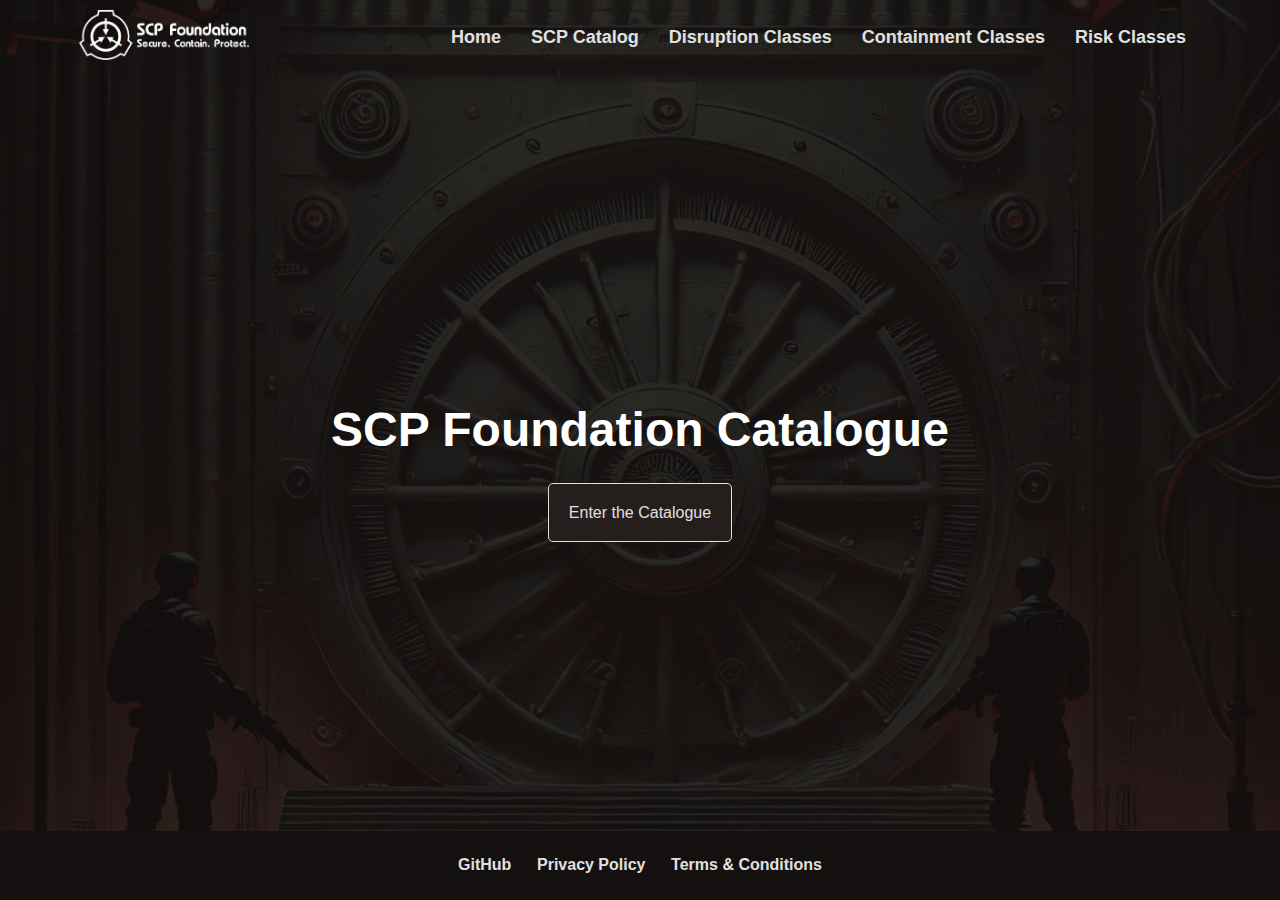
<file: index.html>
<!DOCTYPE html>
<html lang="en">

<head>
    <meta charset="UTF-8">
    <meta name="viewport" content="width=device-width, initial-scale=1.0">
    <title>SCP Foundation Catalog</title>
    <link rel="stylesheet" href="styles/main.css">
    <link rel="stylesheet" href="styles/home.css">
    <link rel="shortcut icon" href="./images/favicon.png" type="image/x-icon">
</head>

<body>

    <!-- HEADER LOCATION -->
    <div id="header"></div>

    <div class="background"></div>

    <div class="container">

        <div class="titlePage">
            <div class="titlePage-text">
                <h1>SCP Foundation Catalogue</h1>
                <p></p>
            </div>
        </div>


            <div class="mainButton"><a class="mainBtn" href="catalogue.html">Enter the Catalogue</a></div>

    </div>

    <!-- FOOTER LOCATION -->
    <div id="footer"></div>

    <script type="module">
        import { headerTemplate } from './scripts/header.js';
        document.addEventListener('DOMContentLoaded', () => {
            document.getElementById('header').innerHTML = headerTemplate;
            const burger = document.querySelector('.burger');
            const navLinks = document.querySelector('.nav-links');

            burger.addEventListener('click', () => {
                navLinks.classList.toggle('active');
                burger.classList.toggle('toggle');
            });
        });
    </script>

    <script type="module">
        import { footerTemplate } from './scripts/footer.js';
        document.addEventListener('DOMContentLoaded', () => {
            document.getElementById('footer').innerHTML = footerTemplate;
        });
    </script>

</body>

</html>
</file>
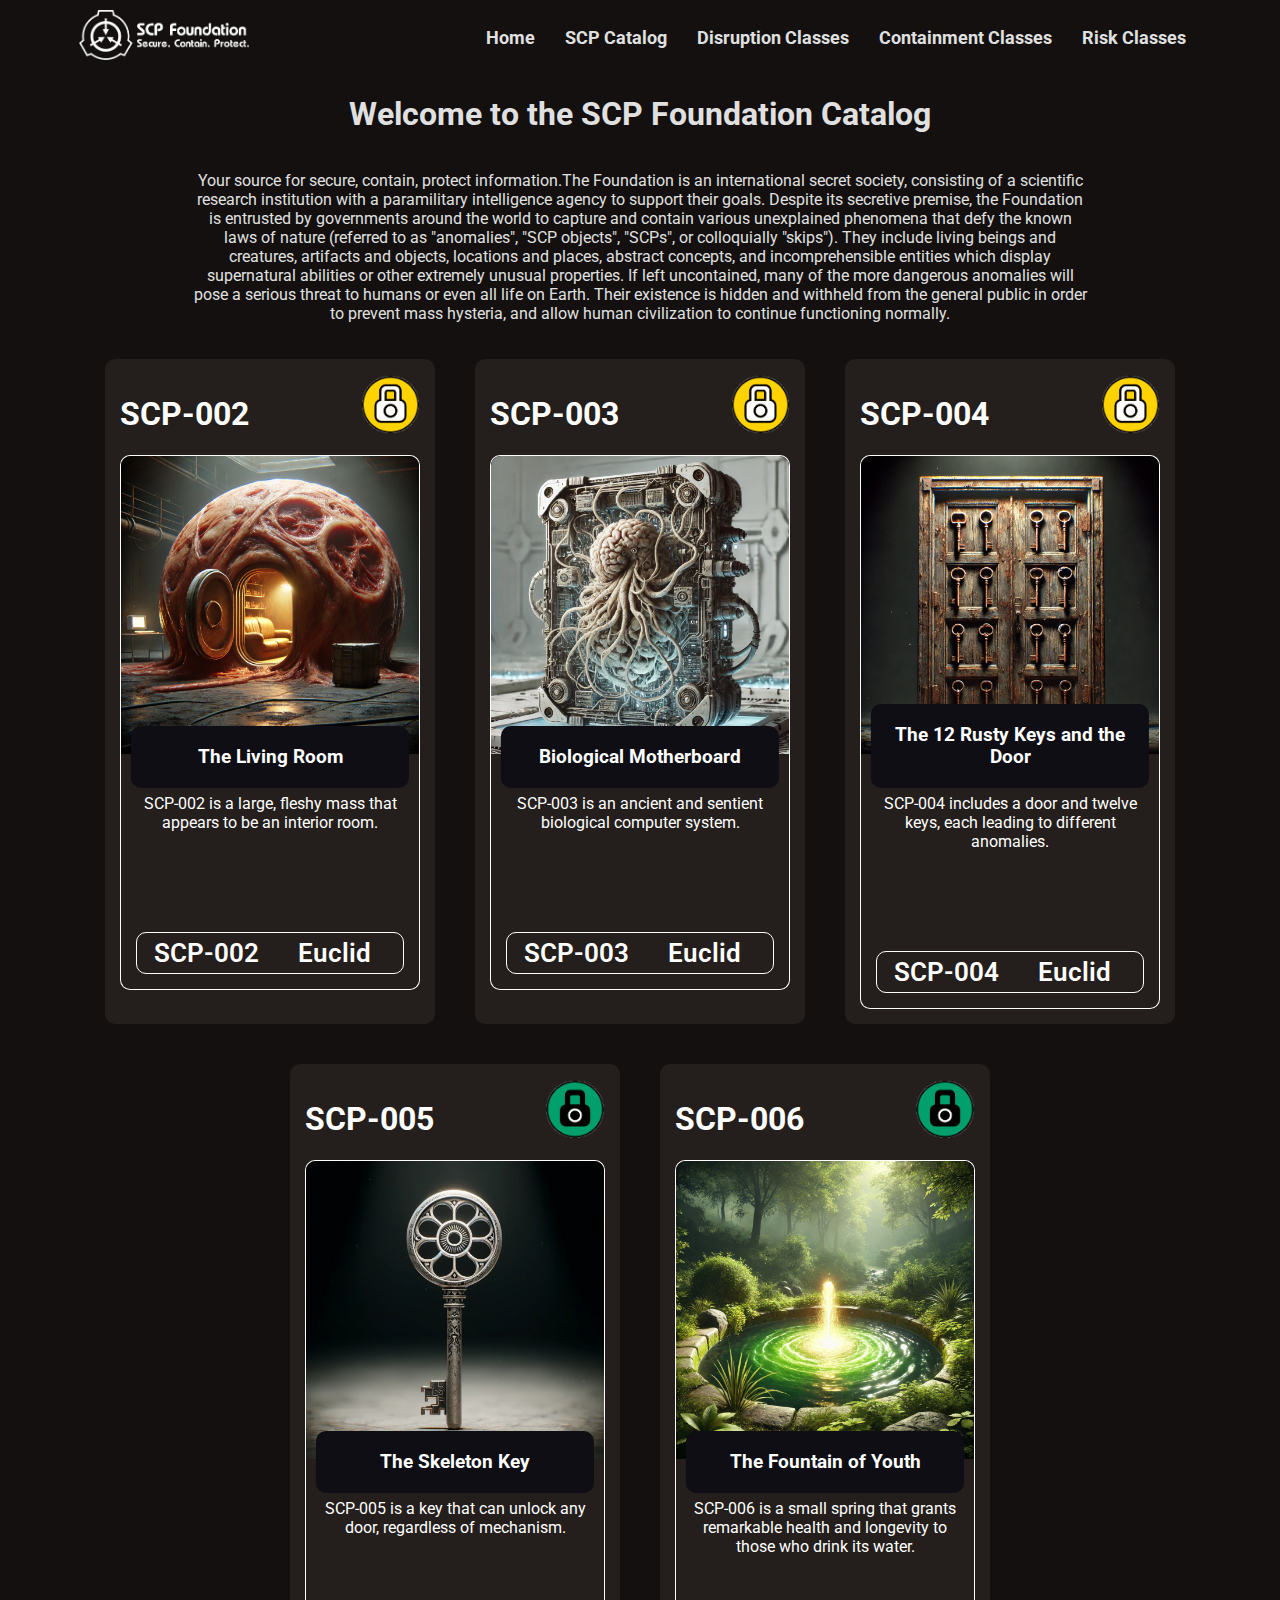
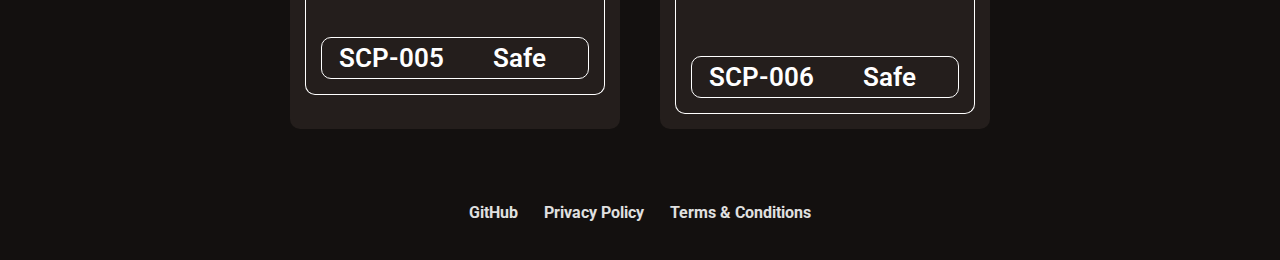
<file: catalogue.html>
<!DOCTYPE html>
<html lang="en">

<head>
    <meta charset="UTF-8">
    <meta name="viewport" content="width=device-width, initial-scale=1.0">
    <title>SCP Foundation Catalog</title>
    <link rel="stylesheet" href="styles/main.css">
    <link rel="stylesheet" href="styles/catalogue.css">
    <link rel="shortcut icon" href="./images/favicon.png" type="image/x-icon">
    <link rel="stylesheet" href="https://fonts.googleapis.com/css?family=Roboto:400,700&display=swap">
</head>

<body>

    <div id="header"></div>


    <div class="main">

        <div class="intro">
        <h1>Welcome to the SCP Foundation Catalog</h1>
        <p>Your source for secure, contain, protect information.The Foundation is an international secret
            society, consisting of a scientific research institution with a paramilitary intelligence agency to
            support their goals. Despite its secretive premise, the Foundation is entrusted by governments
            around the world to capture and contain various unexplained phenomena that defy the known laws of
            nature (referred to as "anomalies", "SCP objects", "SCPs", or colloquially "skips"). They include
            living beings and creatures, artifacts and objects, locations and places, abstract concepts, and
            incomprehensible entities which display supernatural abilities or other extremely unusual
            properties. If left uncontained, many of the more dangerous anomalies will pose a serious threat to
            humans or even all life on Earth. Their existence is hidden and withheld from the general public in
            order to prevent mass hysteria, and allow human civilization to continue functioning normally.</p>
        </div>


        <div class="scp-catalog" id="#catalog">
            <a href="./scp-002.html" class="scp-card">
                <div class="cardTitle">
                    <h1>SCP-002</h1>
                    <div class="cardContainment">
                        <img class="cLevel" src="./images/Euclid.png" alt="">
                    </div>
                </div>
                <div class="cardImg">
                    <img src="./images/SCP002Card.webp" alt="SCP-002">
                    <div class="cardName">
                        <h3>The Living Room</h3>
                    </div>
                </div>
                <div class="cardDesc">
                    <p>SCP-002 is a large, fleshy mass that appears to be an interior room.</p>
                    <div class="cardStats">
                        <div class="StatColumn">
                            SCP-002
                        </div>
                        <div class="StatColumn">
                            Euclid
                        </div>
                    </div>
                </div>
            </a>


            <a href="./scp-003.html" class="scp-card">
                <div class="cardTitle">
                    <h1>SCP-003</h1>
                    <div class="cardContainment">
                        <img class="cLevel" src="./images/Euclid.png" alt="">
                    </div>
                </div>
                <div class="cardImg">
                    <img src="./images/SCP003Card.webp" alt="SCP-004">
                    <div class="cardName">
                        <h3>Biological Motherboard</h3>
                    </div>
                </div>
                <div class="cardDesc">
                    <p>SCP-003 is an ancient and sentient biological computer system.</p>
                    <div class="cardStats">
                        <div class="StatColumn">
                            SCP-003
                        </div>
                        <div class="StatColumn">
                            Euclid
                        </div>
                    </div>
                </div>
            </a>

            <a href="./scp-004.html" class="scp-card">
                <div class="cardTitle">
                    <h1>SCP-004</h1>
                    <div class="cardContainment">
                        <img class="cLevel" src="./images/Euclid.png" alt="">
                    </div>
                </div>
                <div class="cardImg">
                    <img src="./images/SCP004Card.webp" alt="SCP-004">
                    <div class="cardName">
                        <h3>The 12 Rusty Keys and the Door</h3>
                    </div>
                </div>
                <div class="cardDesc">
                    <p> SCP-004 includes a door and twelve keys, each leading to different anomalies.</p>
                    <div class="cardStats">
                        <div class="StatColumn">
                            SCP-004
                        </div>
                        <div class="StatColumn">
                            Euclid
                        </div>
                    </div>
                </div>
            </a>

            <a href="./scp-005.html" class="scp-card">
                <div class="cardTitle">
                    <h1>SCP-005</h1>
                    <div class="cardContainment">
                        <img class="cLevel" src="./images/Safe.png" alt="">
                    </div>
                </div>
                <div class="cardImg">
                    <img src="./images/SCP005Card.webp" alt="SCP-005">
                    <div class="cardName">
                        <h3>The Skeleton Key</h3>
                    </div>
                </div>
                <div class="cardDesc">
                    <p>SCP-005 is a key that can unlock any door, regardless of mechanism.</p>
                    <div class="cardStats">
                        <div class="StatColumn">
                            SCP-005
                        </div>
                        <div class="StatColumn">
                            Safe
                        </div>
                    </div>
                </div>
            </a>

            <a href="./scp-006.html" class="scp-card">
                <div class="cardTitle">
                    <h1>SCP-006</h1>
                    <div class="cardContainment">
                        <img class="cLevel" src="./images/Safe.png" alt="">
                    </div>
                </div>
                <div class="cardImg">
                    <img src="./images/SCP006Card.webp" alt="SCP-006">
                    <div class="cardName">
                        <h3>The Fountain of Youth</h3>
                    </div>
                </div>
                <div class="cardDesc">
                    <p>SCP-006 is a small spring that grants remarkable health and longevity to those who drink its
                        water.</p>
                    <div class="cardStats">
                        <div class="StatColumn">
                            SCP-006
                        </div>
                        <div class="StatColumn">
                            Safe
                        </div>
                    </div>
                </div>
            </a>

        </div>
    </div>


    <script type="module">
        import { headerTemplate } from './scripts/header.js';
        document.addEventListener('DOMContentLoaded', () => {
            document.getElementById('header').innerHTML = headerTemplate;
            const burger = document.querySelector('.burger');
            const navLinks = document.querySelector('.nav-links');

            burger.addEventListener('click', () => {
                navLinks.classList.toggle('active');
                burger.classList.toggle('toggle');
            });
        });
    </script>

<script type="module">
    import { footerTemplate } from './scripts/footer.js';
    document.addEventListener('DOMContentLoaded', () => {
        document.getElementById('footer').innerHTML = footerTemplate;
    });
</script>

<footer id="footer"></footer>

    
</body>

</html>
</file>
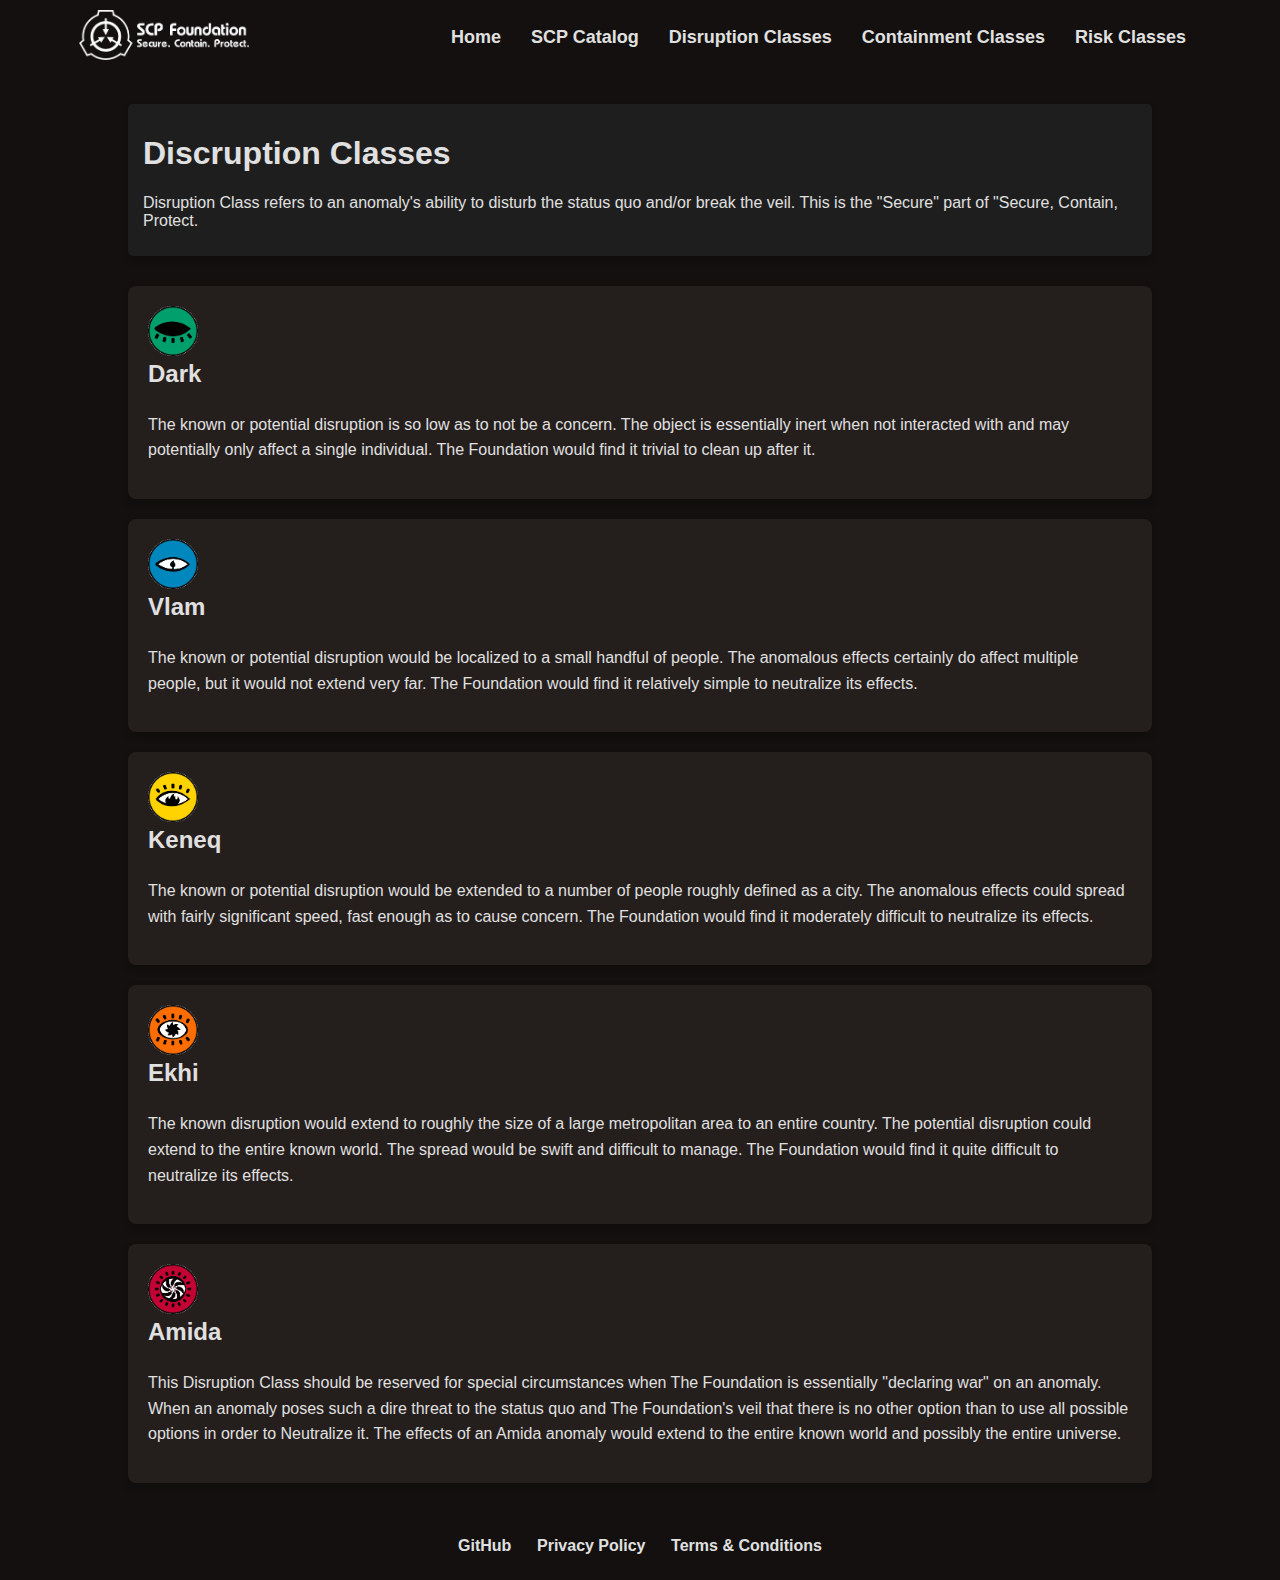
<file: disruptionclass.html>
<!DOCTYPE html>
<html lang="en">

<head>
    <meta charset="UTF-8">
    <meta name="viewport" content="width=device-width, initial-scale=1.0">
    <title>SCP Foundation Catalog</title>
    <link rel="stylesheet" href="styles/main.css">
    <link rel="stylesheet" href="styles/page.css">
    <link rel="shortcut icon" href="./images/favicon.png" type="image/x-icon">
</head>

<body>


    <div id="header"></div>

    <div class="main">
<div class="headingCard">
        <h1>Discruption Classes</h1>
        <p>Disruption Class refers to an anomaly's ability to disturb the status quo and/or break the veil. This is the
            "Secure" part of "Secure, Contain, Protect.</p>
        </div>

        <div class="card">
            <div class="title"><img src="./images/Dark.png" alt="">
                <h3>Dark</h3>
            </div>
            <p>The known or potential disruption is so low as to not be a concern.
                The object is essentially inert when not interacted with and may potentially only affect a single
                individual.
                The Foundation would find it trivial to clean up after it.</p>
        </div>

        <div class="card">
            <div class="title"><img src="./images/Vlam.png" alt="">
                <h3>Vlam</h3>
            </div>
            <p>The known or potential disruption would be localized to a small handful of people.

                The anomalous effects certainly do affect multiple people, but it would not extend very far.

                The Foundation would find it relatively simple to neutralize its effects.</p>
        </div>

        <div class="card">
            <div class="title"><img src="./images/Keneq.png" alt="">
                <h3>Keneq</h3></div>
            <p>The known or potential disruption would be extended to a number of people roughly defined as a city.
                The anomalous effects could spread with fairly significant speed, fast enough as to cause concern.
                The Foundation would find it moderately difficult to neutralize its effects.</p>
        </div>

        <div class="card">
            <div class="title"><img src="./images/Ekhi.png" alt="">
                <h3>Ekhi</h3>
            </div>
            <p>The known disruption would extend to roughly the size of a large metropolitan area to an entire country.
                The potential disruption could extend to the entire known world.
                The spread would be swift and difficult to manage.
                The Foundation would find it quite difficult to neutralize its effects.</p>
        </div>

        <div class="card">
            <div class="title"><img src="./images/Amida.png" alt="">
                <h3>Amida</h3>
            </div>
            <p>This Disruption Class should be reserved for special circumstances when The Foundation is essentially
                "declaring war" on an anomaly. When an anomaly poses such a dire threat to the status quo and The
                Foundation's veil that there is no other option than to use all possible options in order to Neutralize
                it.
                The effects of an Amida anomaly would extend to the entire known world and possibly the entire universe.
            </p>
        </div>
    </div>

    <script type="module">
        import { headerTemplate } from './scripts/header.js';
        document.addEventListener('DOMContentLoaded', () => {
            document.getElementById('header').innerHTML = headerTemplate;
            const burger = document.querySelector('.burger');
            const navLinks = document.querySelector('.nav-links');

            burger.addEventListener('click', () => {
                navLinks.classList.toggle('active');
                burger.classList.toggle('toggle');
            });
        });
    </script>

<script type="module">
    import { footerTemplate } from './scripts/footer.js';
    document.addEventListener('DOMContentLoaded', () => {
        document.getElementById('footer').innerHTML = footerTemplate;
    });
</script>

<div id="footer"></div>

</body>

</html>
</file>
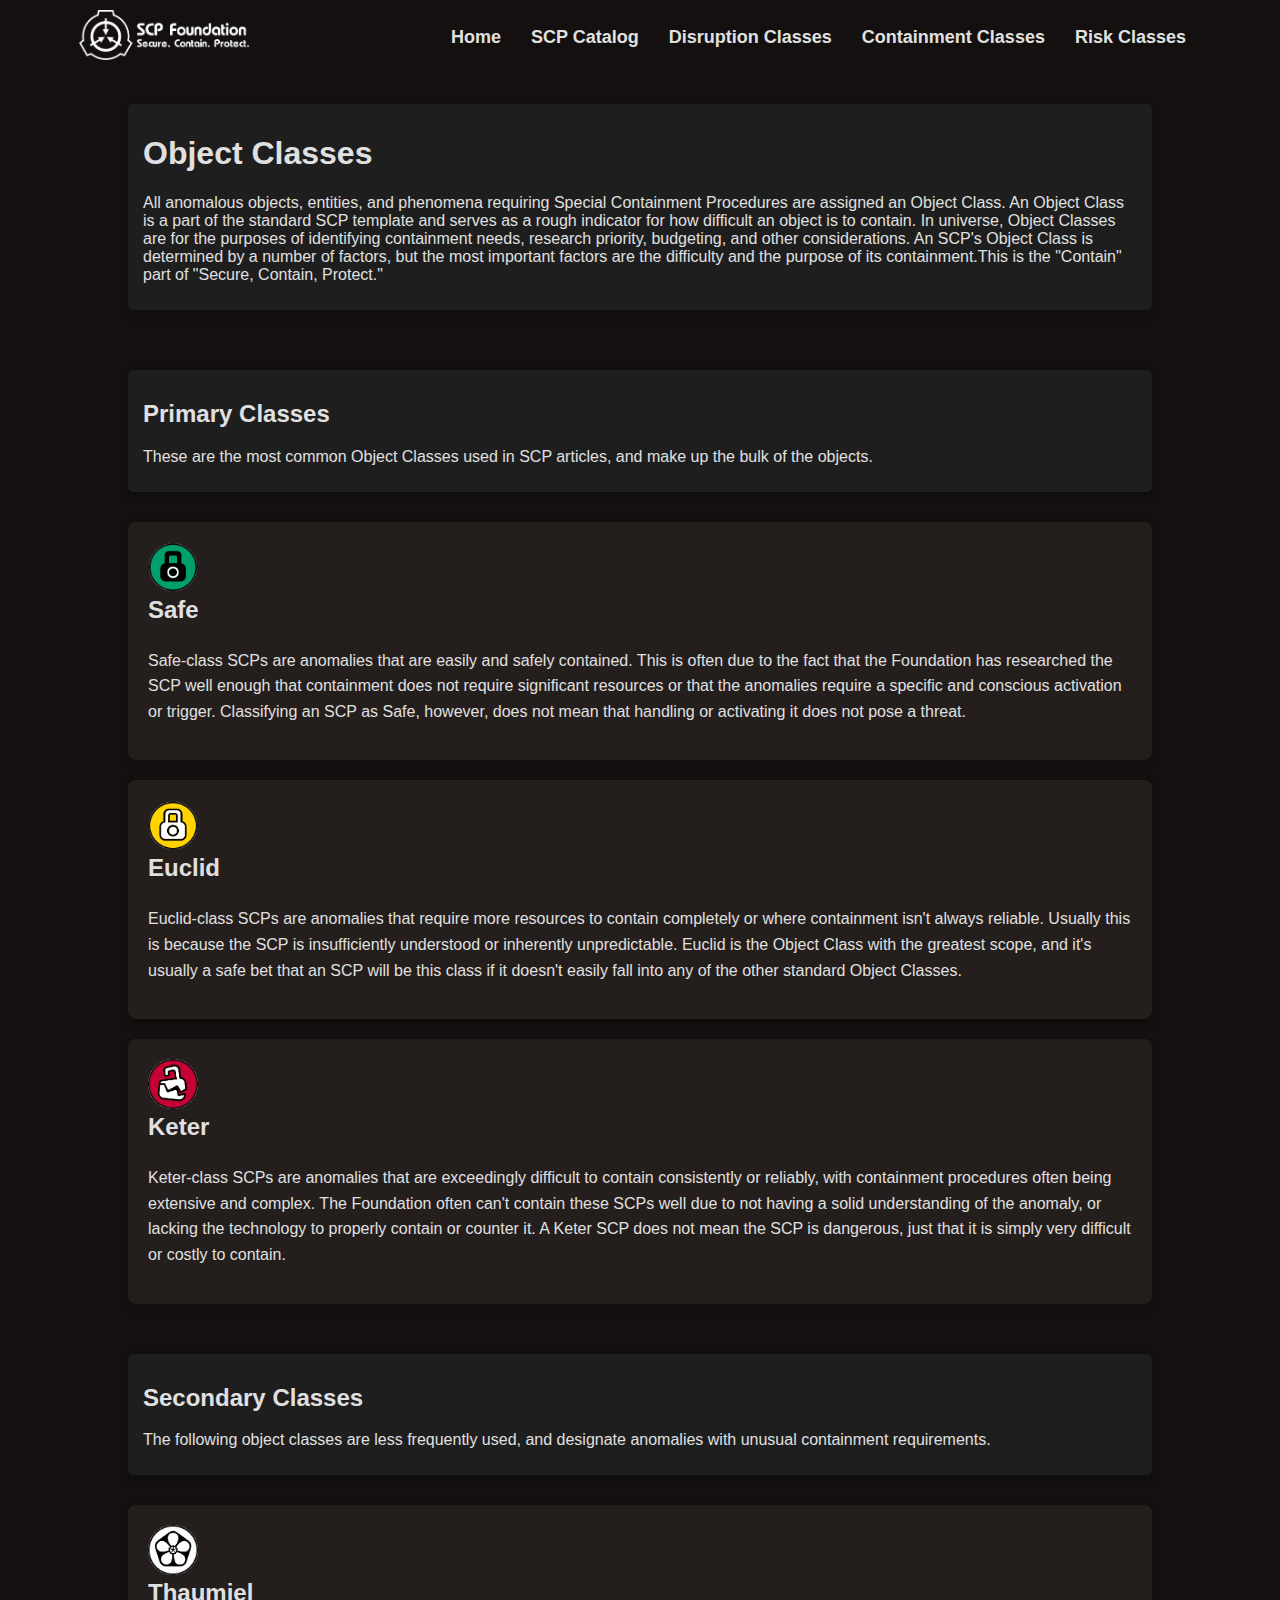
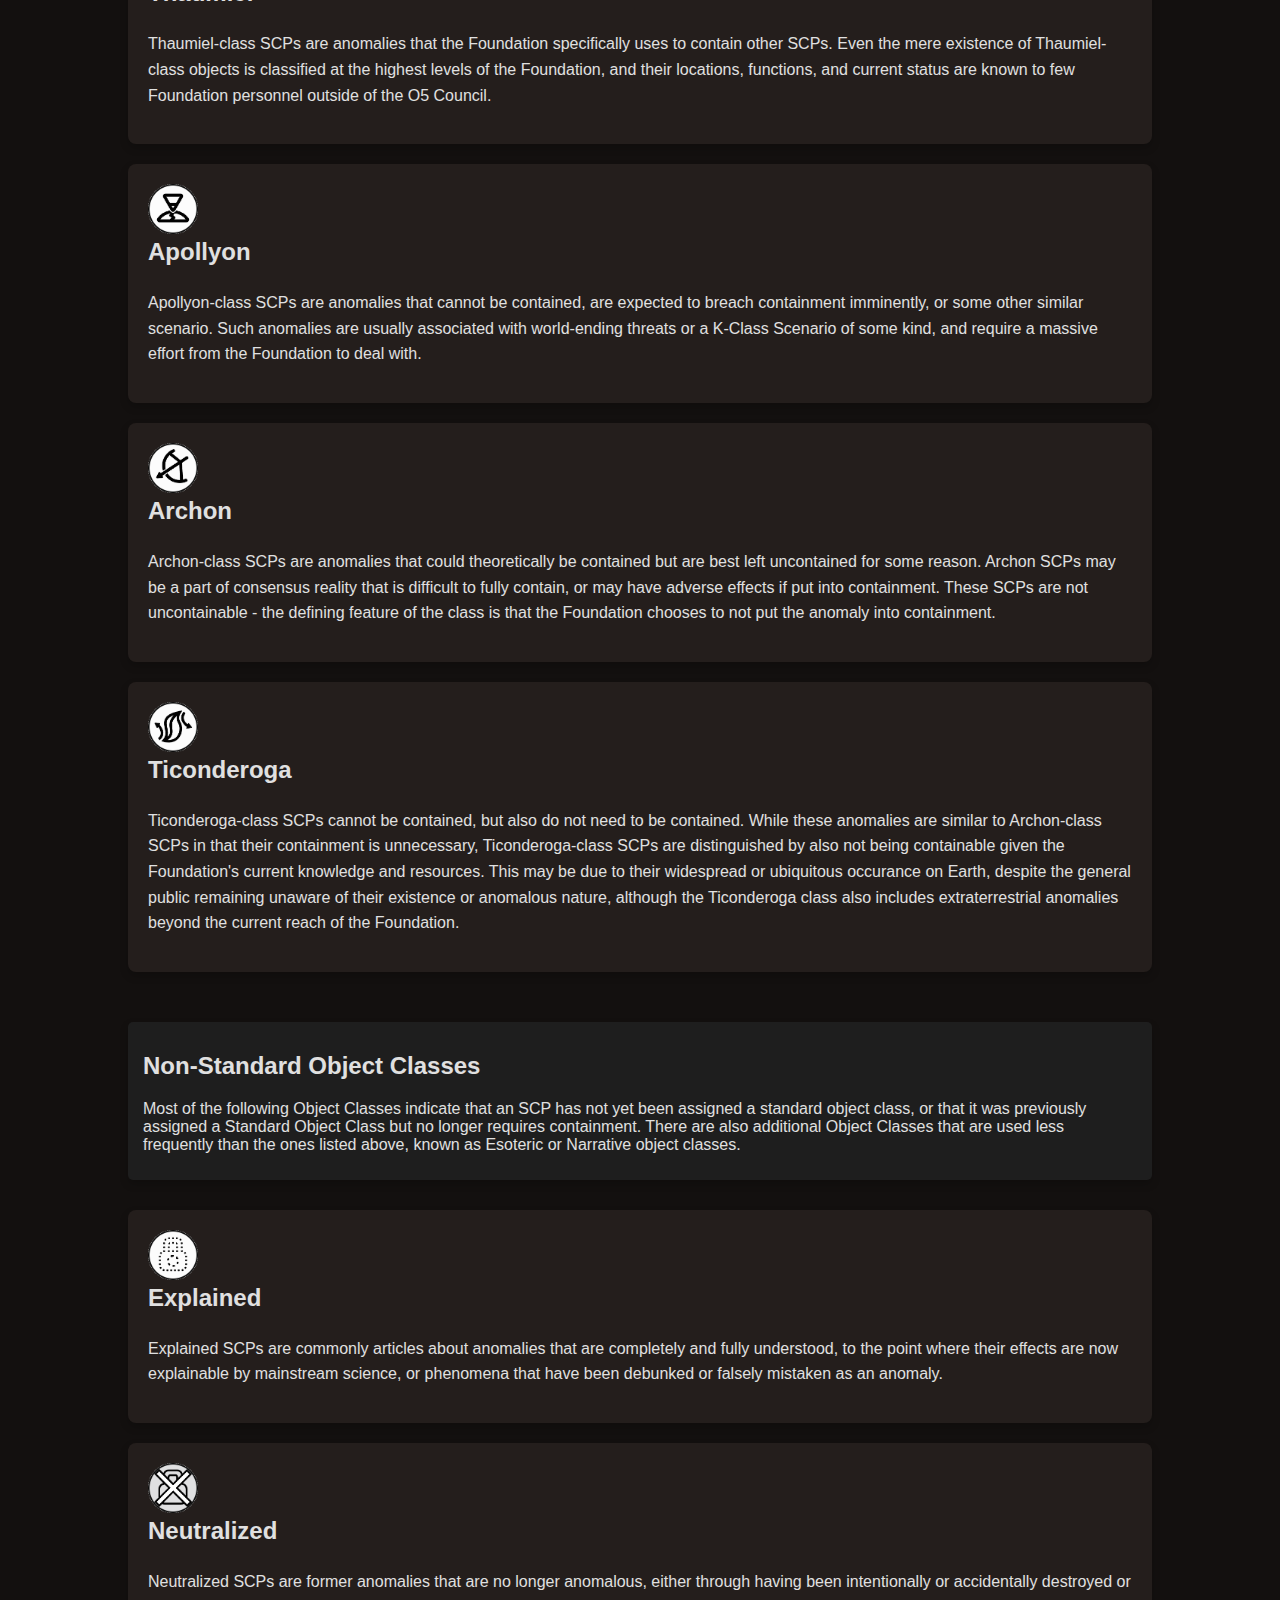
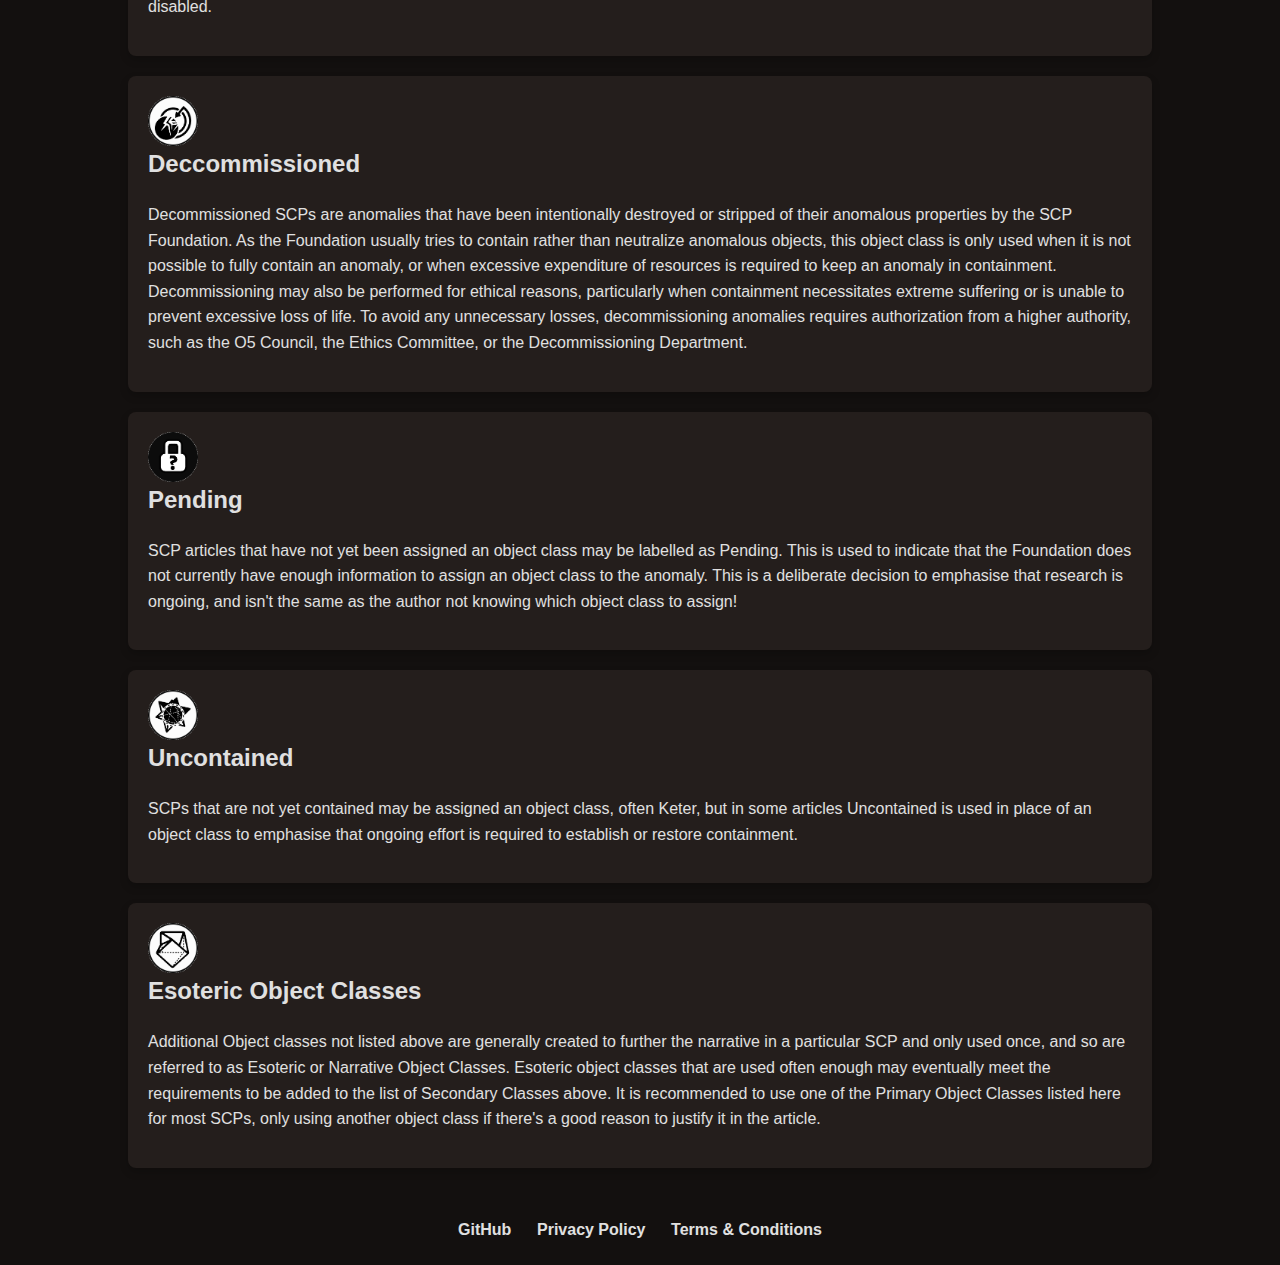
<file: objectclass.html>
<!DOCTYPE html>
<html lang="en">

<head>
    <meta charset="UTF-8">
    <meta name="viewport" content="width=device-width, initial-scale=1.0">
    <title>SCP Foundation Catalog</title>
    <link rel="stylesheet" href="styles/main.css">
    <link rel="stylesheet" href="styles/page.css">
    <link rel="shortcut icon" href="./images/favicon.png" type="image/x-icon">
</head>

<body>


    <div id="header"></div>

    <div class="main">
        <div class="headingCard">
        <h1>Object Classes</h1>
        <p>All anomalous objects, entities, and phenomena requiring Special Containment Procedures are assigned an
            Object Class. An Object Class is a part of the standard SCP template and serves as a rough indicator for how
            difficult an object is to contain. In universe, Object Classes are for the purposes of identifying
            containment needs, research priority, budgeting, and other considerations. An SCP's Object Class is
            determined by a number of factors, but the most important factors are the difficulty and the purpose of its
            containment.This is the "Contain" part of "Secure, Contain, Protect."</p>
</div>


            <div class="headingCard">
        <h2>Primary Classes</h2>
        <p>These are the most common Object Classes used in SCP articles, and make up the bulk of the objects.</p>
    </div>
    
        <div class="card">
            <img src="./images/Safe.png" alt="Safe Class">
            <h3>Safe</h3>
            <p>Safe-class SCPs are anomalies that are easily and safely contained. This is often due to the fact that
                the
                Foundation has researched the SCP well enough that containment does not require significant resources or
                that
                the anomalies require a specific and conscious activation or trigger. Classifying an SCP as Safe,
                however, does
                not mean that handling or activating it does not pose a threat.</p>
        </div>

        <div class="card">
            <div class="title"><img src="./images/Euclid.png" alt="">
                <h3>Euclid</h3>
            </div>
            <p>Euclid-class SCPs are anomalies that require more resources to contain completely or where containment
                isn't
                always reliable. Usually this is because the SCP is insufficiently understood or inherently
                unpredictable.
                Euclid is the Object Class with the greatest scope, and it's usually a safe bet that an SCP will be this
                class if it doesn't easily fall into any of the other standard Object Classes.</p>
        </div>

        <div class="card">
        <div class="title"><img src="./images/Keter.png" alt="">
            <h3>Keter</h3>
        </div>
        <p>Keter-class SCPs are anomalies that are exceedingly difficult to contain consistently or reliably, with
            containment procedures often being extensive and complex. The Foundation often can't contain these SCPs well
            due to not having a solid understanding of the anomaly, or lacking the technology to properly contain or
            counter it. A Keter SCP does not mean the SCP is dangerous, just that it is simply very difficult or costly
            to contain.</p>
</div>

<div class="headingCard">
        <h2>Secondary Classes</h2>
        <p>The following object classes are less frequently used, and designate anomalies with unusual containment
            requirements.</p>
        </div>

            <div class="card">
        <div class="title"><img src="./images/Thaumiel.png" alt="">
            <h3>Thaumiel</h3>
        </div>
        <p>Thaumiel-class SCPs are anomalies that the Foundation specifically uses to contain other SCPs. Even the mere
            existence of Thaumiel-class objects is classified at the highest levels of the Foundation, and their
            locations, functions, and current status are known to few Foundation personnel outside of the O5 Council.
        </p>
    </div>

    <div class="card">
        <div class="title"><img src="./images/Apollyon.png" alt="">
            <h3>Apollyon</h3>
        </div>
        <p>Apollyon-class SCPs are anomalies that cannot be contained, are expected to breach containment imminently, or
            some other similar scenario. Such anomalies are usually associated with world-ending threats or a K-Class
            Scenario of some kind, and require a massive effort from the Foundation to deal with.</p>
        </div>

        <div class="card">
        <div class="title"><img src="./images/Archon.png" alt="">
            <h3>Archon</h3>
        </div>
        <p>Archon-class SCPs are anomalies that could theoretically be contained but are best left uncontained for some
            reason. Archon SCPs may be a part of consensus reality that is difficult to fully contain, or may have
            adverse effects if put into containment. These SCPs are not uncontainable - the defining feature of the
            class is that the Foundation chooses to not put the anomaly into containment.</p>
            </div>

            <div class="card">
        <div class="title"><img src="./images/Ticonderoga.png" alt="">
            <h3>Ticonderoga</h3>
        </div>
        <p>Ticonderoga-class SCPs cannot be contained, but also do not need to be contained. While these anomalies are
            similar to Archon-class SCPs in that their containment is unnecessary, Ticonderoga-class SCPs are
            distinguished by also not being containable given the Foundation's current knowledge and resources. This may
            be due to their widespread or ubiquitous occurance on Earth, despite the general public remaining unaware of
            their existence or anomalous nature, although the Ticonderoga class also includes extraterrestrial anomalies
            beyond the current reach of the Foundation.</p>
</div>
<div class="headingCard">
        <h2>Non-Standard Object Classes</h2>
        <p>Most of the following Object Classes indicate that an SCP has not yet been assigned a standard object class,
            or that it was previously assigned a Standard Object Class but no longer requires containment. There are
            also additional Object Classes that are used less frequently than the ones listed above, known as Esoteric
            or Narrative object classes.</p>
            </div>

            <div class="card">
        <div class="title"><img src="./images/Explained.png" alt="">
            <h3>Explained</h3>
        </div>
        <p>Explained SCPs are commonly articles about anomalies that are completely and fully understood, to the point
            where their effects are now explainable by mainstream science, or phenomena that have been debunked or
            falsely mistaken as an anomaly.</p>
            </div>

            <div class="card">
        <div class="title"><img src="./images/Neutralized.png" alt="">
            <h3>Neutralized</h3>
        </div>
        <p>Neutralized SCPs are former anomalies that are no longer anomalous, either through having been intentionally
            or accidentally destroyed or disabled.</p>
            </div>

            <div class="card">
        <div class="title"><img src="./images/Deccommissioned.png" alt="">
            <h3>Deccommissioned</h3>
        </div>
        <p>Decommissioned SCPs are anomalies that have been intentionally destroyed or stripped of their anomalous
            properties by the SCP Foundation. As the Foundation usually tries to contain rather than neutralize
            anomalous objects, this object class is only used when it is not possible to fully contain an anomaly, or
            when excessive expenditure of resources is required to keep an anomaly in containment. Decommissioning may
            also be performed for ethical reasons, particularly when containment necessitates extreme suffering or is
            unable to prevent excessive loss of life. To avoid any unnecessary losses, decommissioning anomalies
            requires authorization from a higher authority, such as the O5 Council, the Ethics Committee, or the
            Decommissioning Department.</p>
            </div>

            <div class="card">
        <div class="title"><img src="./images/Pending.png" alt="">
            <h3>Pending</h3>
        </div>
        <p>SCP articles that have not yet been assigned an object class may be labelled as Pending. This is used to
            indicate that the Foundation does not currently have enough information to assign an object class to the
            anomaly. This is a deliberate decision to emphasise that research is ongoing, and isn't the same as the
            author not knowing which object class to assign!</p>
</div>

<div class="card">
        <div class="title"><img src="./images/Uncontained.png" alt="">
            <h3>Uncontained</h3>
        </div>
        <p>SCPs that are not yet contained may be assigned an object class, often Keter, but in some articles
            Uncontained is used in place of an object class to emphasise that ongoing effort is required to establish or
            restore containment.</p>
            </div>

            <div class="card">
        <div class="title"><img src="./images/Esoteric.png" alt="">
            <h3>Esoteric Object Classes</h3>
        </div>
        <p>Additional Object classes not listed above are generally created to further the narrative in a particular SCP
            and only used once, and so are referred to as Esoteric or Narrative Object Classes. Esoteric object classes
            that are used often enough may eventually meet the requirements to be added to the list of Secondary Classes
            above. It is recommended to use one of the Primary Object Classes listed here for most SCPs, only using
            another object class if there's a good reason to justify it in the article.</p>
</div>
    </div>
    <script type="module">
        import { headerTemplate } from './scripts/header.js';
        document.addEventListener('DOMContentLoaded', () => {
            document.getElementById('header').innerHTML = headerTemplate;
            const burger = document.querySelector('.burger');
            const navLinks = document.querySelector('.nav-links');

            burger.addEventListener('click', () => {
                navLinks.classList.toggle('active');
                burger.classList.toggle('toggle');
            });
        });
    </script>

<script type="module">
    import { footerTemplate } from './scripts/footer.js';
    document.addEventListener('DOMContentLoaded', () => {
        document.getElementById('footer').innerHTML = footerTemplate;
    });
</script>

<div id="footer"></div>

</body>

</html>
</file>
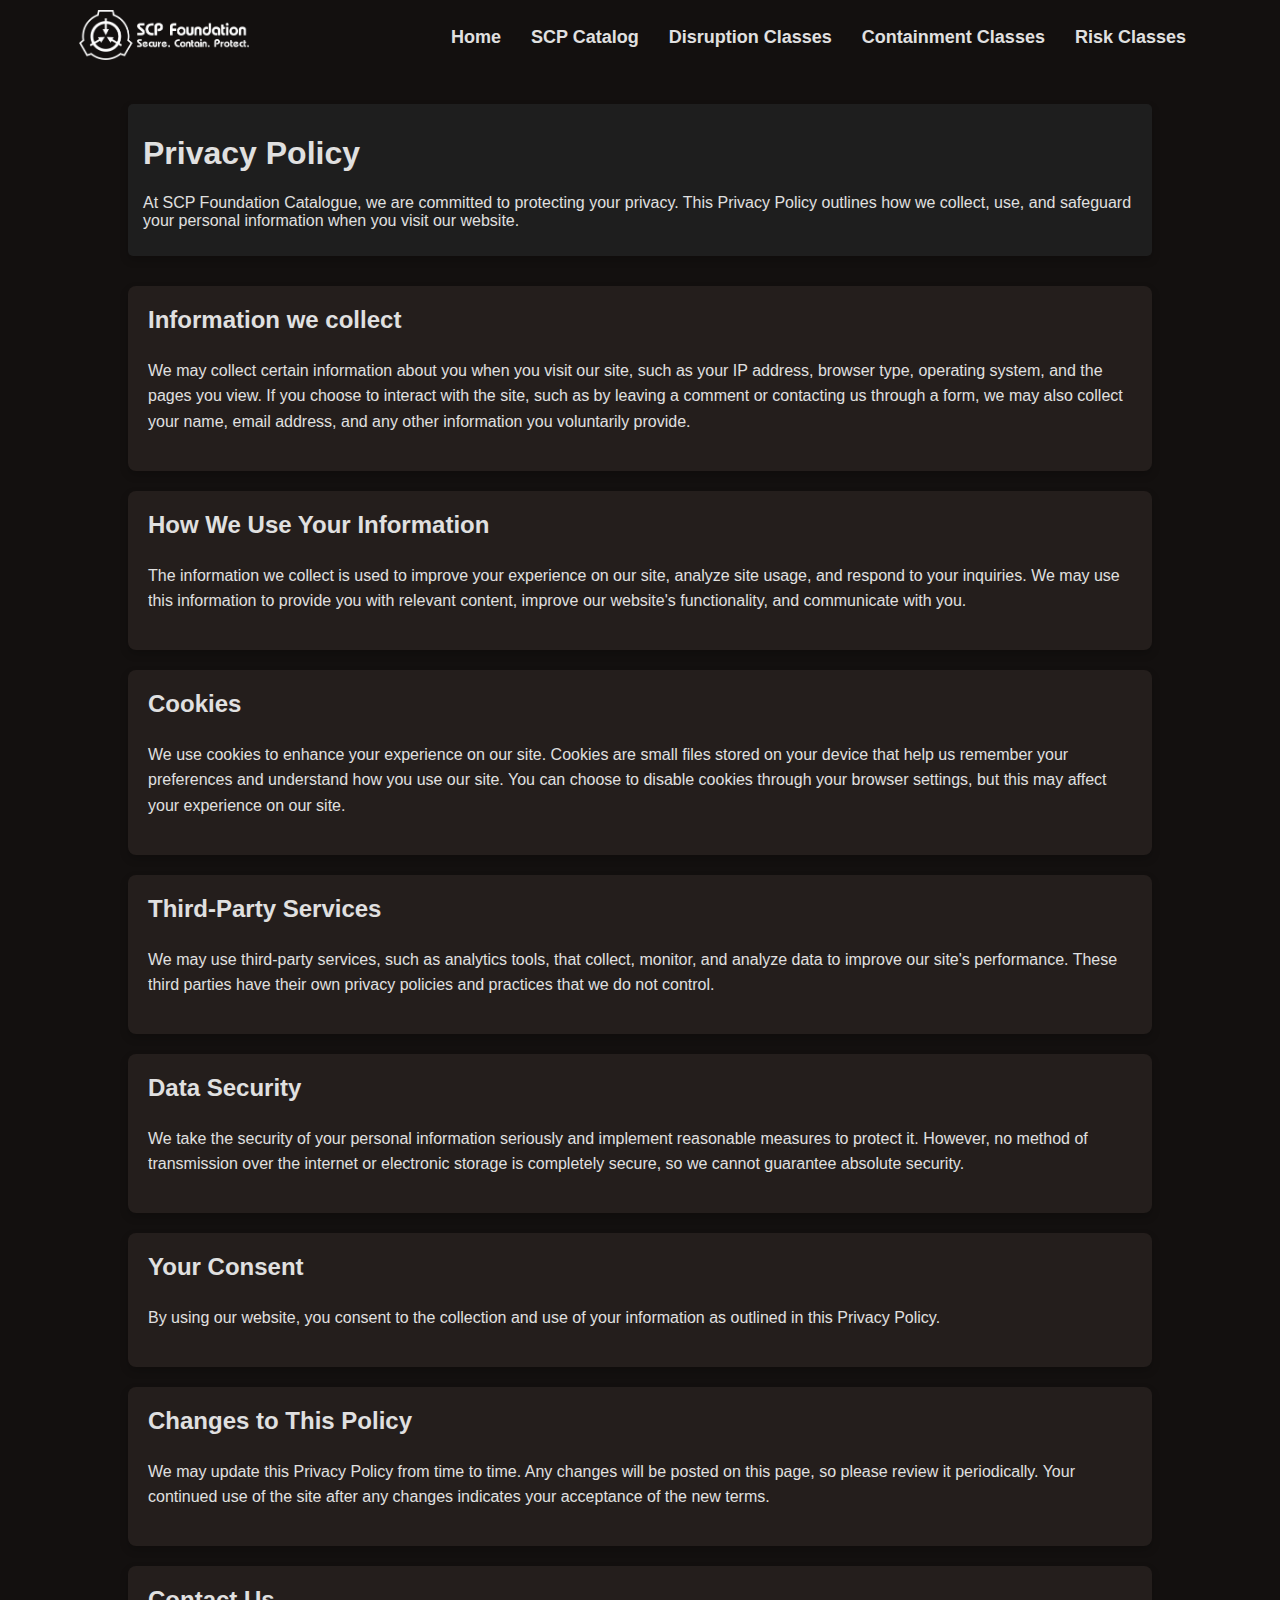
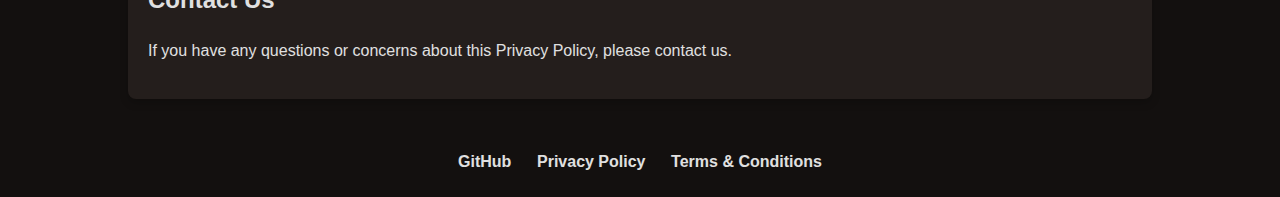
<file: PrivacyPolicy.html>
<!DOCTYPE html>
<html lang="en">

<head>
    <meta charset="UTF-8">
    <meta name="viewport" content="width=device-width, initial-scale=1.0">
    <title>SCP Foundation Catalog</title>
    <link rel="stylesheet" href="styles/main.css">
    <link rel="stylesheet" href="styles/page.css">
    <link rel="shortcut icon" href="./images/favicon.png" type="image/x-icon">
</head>

<body>


    <div id="header"></div>

    <div class="main">
        <div class="headingCard">
            <h1>Privacy Policy</h1>
            <p>At SCP Foundation Catalogue, we are committed to protecting your privacy. This Privacy Policy outlines
                how we collect, use, and safeguard your personal information when you visit our website.</p>
        </div>

        <div class="card">
            <div class="title">
                <h3>Information we collect</h3>
            </div>
            <p>We may collect certain information about you when you visit our site, such as your IP address, browser
                type, operating system, and the pages you view. If you choose to interact with the site, such as by
                leaving a comment or contacting us through a form, we may also collect your name, email address, and any
                other information you voluntarily provide.</p>
        </div>

        <div class="card">
            <div class="title">
                <h3>How We Use Your Information</h3>
            </div>
            <p>The information we collect is used to improve your experience on our site, analyze site usage, and
                respond to your inquiries. We may use this information to provide you with relevant content, improve our
                website's functionality, and communicate with you.</p>
        </div>

        <div class="card">
            <div class="title">
                <h3>Cookies</h3>
            </div>
            <p>We use cookies to enhance your experience on our site. Cookies are small files stored on your device that help us remember your preferences and understand how you use our site. You can choose to disable cookies through your browser settings, but this may affect your experience on our site.</p>
        </div>

        <div class="card">
            <div class="title">
                <h3>Third-Party Services</h3>
            </div>
            <p>We may use third-party services, such as analytics tools, that collect, monitor, and analyze data to improve our site's performance. These third parties have their own privacy policies and practices that we do not control.</p>
        </div>

        <div class="card">
            <div class="title">
                <h3>Data Security</h3>
            </div>
            <p>We take the security of your personal information seriously and implement reasonable measures to protect it. However, no method of transmission over the internet or electronic storage is completely secure, so we cannot guarantee absolute security.</p>
        </div>

        <div class="card">
            <div class="title">
                <h3>Your Consent
                </h3>
            </div>
            <p>By using our website, you consent to the collection and use of your information as outlined in this Privacy Policy.</p>
        </div>

        <div class="card">
            <div class="title">
                <h3>Changes to This Policy
                </h3>
            </div>
            <p>We may update this Privacy Policy from time to time. Any changes will be posted on this page, so please review it periodically. Your continued use of the site after any changes indicates your acceptance of the new terms.</p>
        </div>

        <div class="card">
            <div class="title">
                <h3>Contact Us
                </h3>
            </div>
            <p>If you have any questions or concerns about this Privacy Policy, please contact us.</p>
        </div>

    </div>

    <script type="module">
        import { headerTemplate } from './scripts/header.js';
        document.addEventListener('DOMContentLoaded', () => {
            document.getElementById('header').innerHTML = headerTemplate;
            const burger = document.querySelector('.burger');
            const navLinks = document.querySelector('.nav-links');

            burger.addEventListener('click', () => {
                navLinks.classList.toggle('active');
                burger.classList.toggle('toggle');
            });
        });
    </script>

    <script type="module">
        import { footerTemplate } from './scripts/footer.js';
        document.addEventListener('DOMContentLoaded', () => {
            document.getElementById('footer').innerHTML = footerTemplate;
        });
    </script>

    <div id="footer"></div>

</body>

</html>
</file>
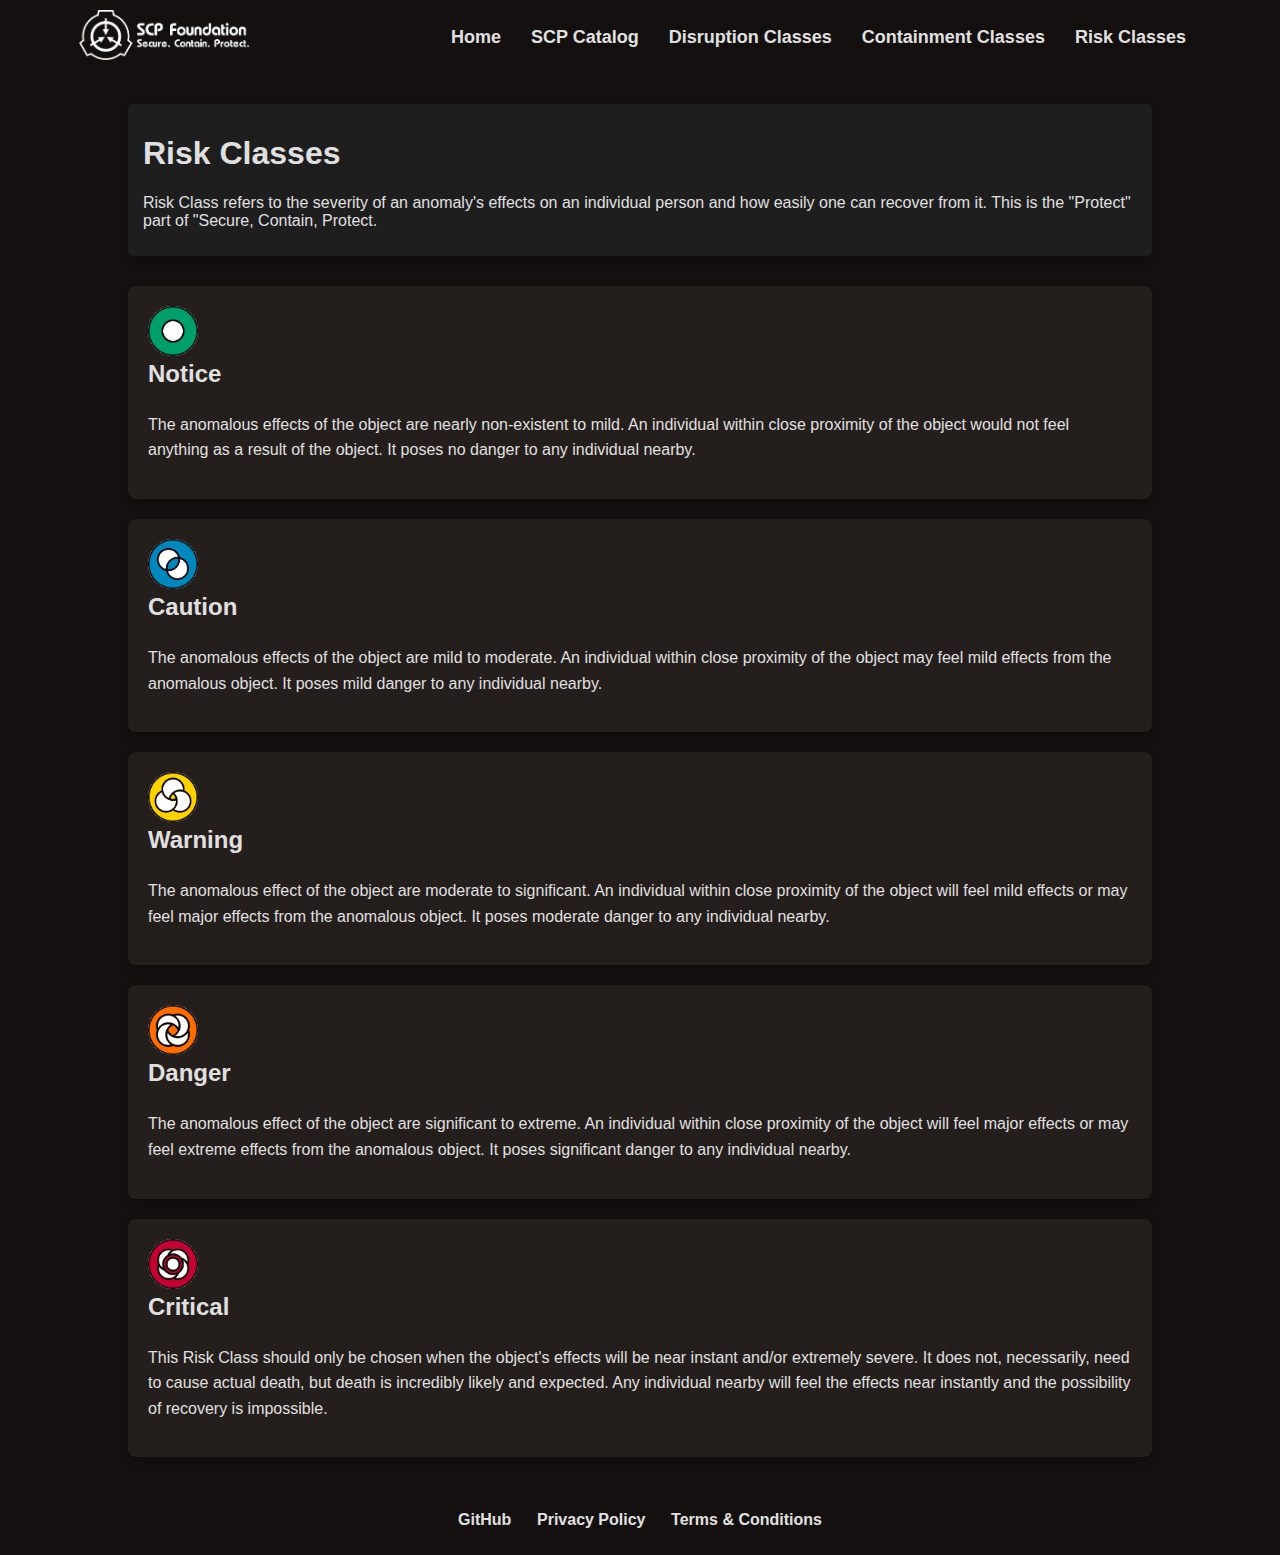
<file: riskclass.html>
<!DOCTYPE html>
<html lang="en">

<head>
    <meta charset="UTF-8">
    <meta name="viewport" content="width=device-width, initial-scale=1.0">
    <title>SCP Foundation Catalog</title>
    <link rel="stylesheet" href="styles/main.css">
    <link rel="stylesheet" href="styles/page.css">
    <link rel="shortcut icon" href="./images/favicon.png" type="image/x-icon">
</head>

<body>


    <div id="header"></div>

    <div class="main">
<div class="headingCard">
        <h1>Risk Classes</h1>
        <p>Risk Class refers to the severity of an anomaly's effects on an individual person and how easily one can
            recover from it. This is the "Protect" part of "Secure, Contain, Protect.</p>
        </div>

        <div class="card">
        <div class="title"><img src="./images/Notice.png" alt="">
            <h3>Notice</h3>
        </div>
        <p>The anomalous effects of the object are nearly non-existent to mild.
            An individual within close proximity of the object would not feel anything as a result of the object.
            It poses no danger to any individual nearby.</p>
        </div>

        <div class="card">
        <div class="title"><img src="./images/Caution.png" alt="">
            <h3>Caution</h3>
        </div>
        <p>The anomalous effects of the object are mild to moderate.
            An individual within close proximity of the object may feel mild effects from the anomalous object.
            It poses mild danger to any individual nearby.</p>
        </div>

        <div class="card">
        <div class="title"><img src="./images/Warning.png" alt="">
            <h3>Warning</h3>
        </div>
        <p>The anomalous effect of the object are moderate to significant.
            An individual within close proximity of the object will feel mild effects or may feel major effects from the
            anomalous object.
            It poses moderate danger to any individual nearby.</p>
            </div>  

            <div class="card">
        <div class="title"><img src="./images/Danger.png" alt="">
            <h3>Danger</h3>
        </div>
        <p>The anomalous effect of the object are significant to extreme.
            An individual within close proximity of the object will feel major effects or may feel extreme effects from
            the anomalous object.
            It poses significant danger to any individual nearby.</p>
            </div>  

            <div class="card">
        <div class="title"><img src="./images/Critical.png" alt="">
            <h3>Critical</h3>
        </div>
        <p>This Risk Class should only be chosen when the object's effects will be near instant and/or extremely severe.
            It does not, necessarily, need to cause actual death, but death is incredibly likely and expected. Any
            individual nearby will feel the effects near instantly and the possibility of recovery is impossible.</p>
            </div>  
    </div>

    <script type="module">
        import { headerTemplate } from './scripts/header.js';
        document.addEventListener('DOMContentLoaded', () => {
            document.getElementById('header').innerHTML = headerTemplate;
            const burger = document.querySelector('.burger');
            const navLinks = document.querySelector('.nav-links');

            burger.addEventListener('click', () => {
                navLinks.classList.toggle('active');
                burger.classList.toggle('toggle');
            });
        });
    </script>
    
    <script type="module">
        import { footerTemplate } from './scripts/footer.js';
        document.addEventListener('DOMContentLoaded', () => {
            document.getElementById('footer').innerHTML = footerTemplate;
        });
    </script>

    <div id="footer"></div>

</body>

</html>
</file>
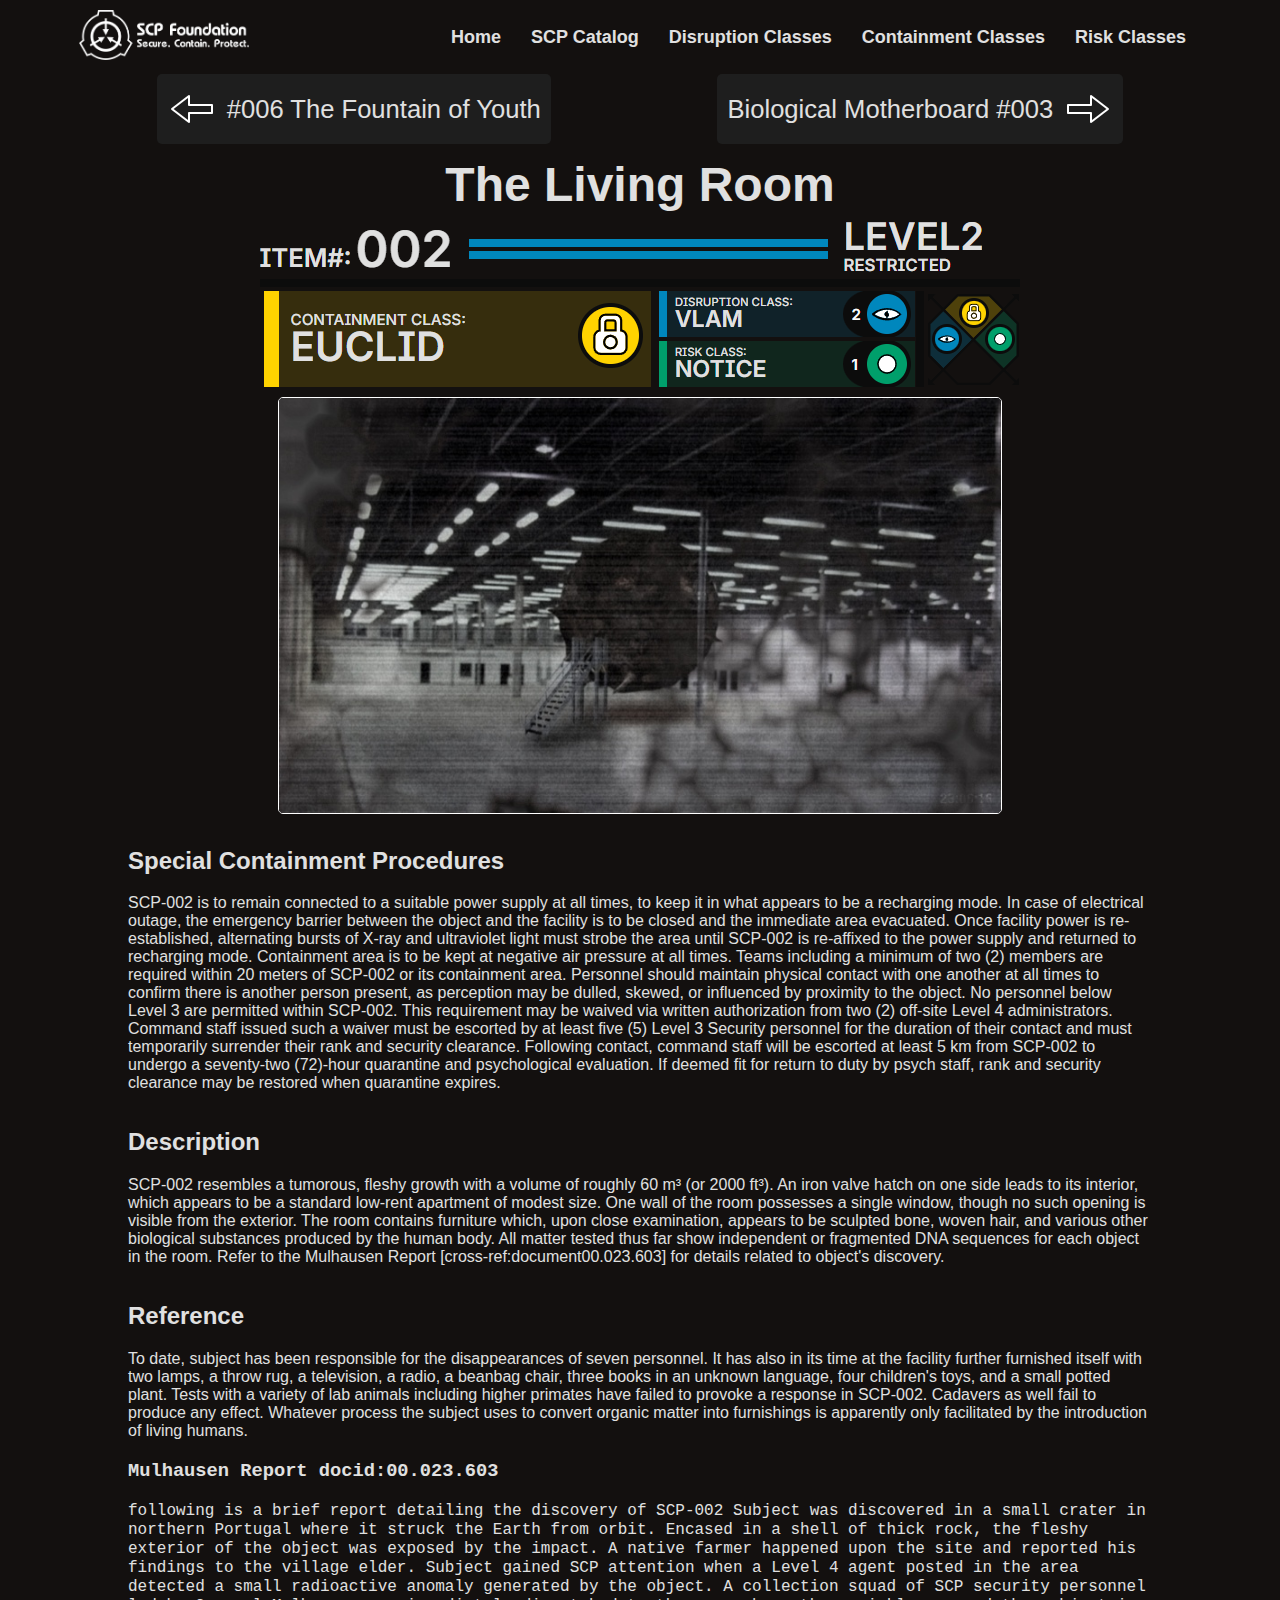
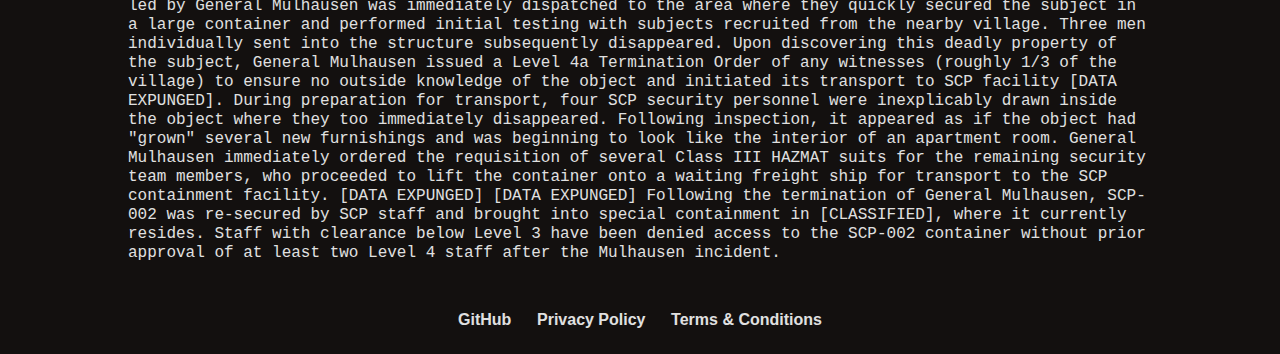
<file: scp-002.html>
<!DOCTYPE html>
<html lang="en">

<head>
    <meta charset="UTF-8">
    <meta name="viewport" content="width=device-width, initial-scale=1.0">
    <title>SCP Foundation Catalog</title>
    <link rel="stylesheet" href="./styles/main.css">
    <link rel="stylesheet" href="./styles/page.css">
    <link rel="shortcut icon" href="./images/favicon.png" type="image/x-icon">
</head>

<body>


    <div id="header"></div>

    <div class="arrows">
        <a class="arrowBtn" href="scp-006.html"><img src="./images/Left.png" alt="">#006 The Fountain of Youth</a>
        <a class="arrowBtn" href="scp-003.html">Biological Motherboard #003<img src="./images/Right.png" alt=""></a>
</div>

    <div class="container">


        <div class="nickName">The Living Room</div>
        <img class="responsive-image" data-base-name="LevelBar2" src="images/placeholder.jpg" alt="">
        <img class="scpObject" src="./images/SCP-002.jpg" alt="">
    </div>

    <div class="main">
        <div class="specialCont">
            <h2>Special Containment Procedures</h2>
            <p>SCP-002 is to remain connected to a suitable power supply at all times, to keep it in what appears to be
                a recharging mode. In case of electrical outage, the emergency barrier between the object and the
                facility is to be closed and the immediate area evacuated. Once facility power is re-established,
                alternating bursts of X-ray and ultraviolet light must strobe the area until SCP-002 is re-affixed to
                the power supply and returned to recharging mode. Containment area is to be kept at negative air
                pressure at all times.

                Teams including a minimum of two (2) members are required within 20 meters of SCP-002 or its containment
                area. Personnel should maintain physical contact with one another at all times to confirm there is
                another person present, as perception may be dulled, skewed, or influenced by proximity to the object.

                No personnel below Level 3 are permitted within SCP-002. This requirement may be waived via written
                authorization from two (2) off-site Level 4 administrators. Command staff issued such a waiver must be
                escorted by at least five (5) Level 3 Security personnel for the duration of their contact and must
                temporarily surrender their rank and security clearance. Following contact, command staff will be
                escorted at least 5 km from SCP-002 to undergo a seventy-two (72)-hour quarantine and psychological
                evaluation. If deemed fit for return to duty by psych staff, rank and security clearance may be restored
                when quarantine expires.</p>

        </div>
        <div class="caseDescription">
            <h2>Description</h2>
            <p>SCP-002 resembles a tumorous, fleshy growth with a volume of roughly 60 m³ (or 2000 ft³). An iron valve
                hatch on one side leads to its interior, which appears to be a standard low-rent apartment of modest
                size. One wall of the room possesses a single window, though no such opening is visible from the
                exterior. The room contains furniture which, upon close examination, appears to be sculpted bone, woven
                hair, and various other biological substances produced by the human body. All matter tested thus far
                show independent or fragmented DNA sequences for each object in the room.

                Refer to the Mulhausen Report [cross-ref:document00.023.603] for details related to object's discovery.
            </p>
        </div>
        <div class="reference">
            <h2>Reference</h2>
            <p>To date, subject has been responsible for the disappearances of seven personnel. It has also in its time
                at the facility further furnished itself with two lamps, a throw rug, a television, a radio, a beanbag
                chair, three books in an unknown language, four children's toys, and a small potted plant. Tests with a
                variety of lab animals including higher primates have failed to provoke a response in SCP-002. Cadavers
                as well fail to produce any effect. Whatever process the subject uses to convert organic matter into
                furnishings is apparently only facilitated by the introduction of living humans.</p>
            <div class="caseReport">
                <h3><code><strong>Mulhausen Report docid:00.023.603</strong></code></h3>

                <p><code>following is a brief report detailing the discovery of SCP-002

                Subject was discovered in a small crater in northern Portugal where it struck the Earth from orbit.
                Encased in a shell of thick rock, the fleshy exterior of the object was exposed by the impact. A native
                farmer happened upon the site and reported his findings to the village elder. Subject gained SCP
                attention when a Level 4 agent posted in the area detected a small radioactive anomaly generated by the
                object.

                A collection squad of SCP security personnel led by General Mulhausen was immediately dispatched to the
                area where they quickly secured the subject in a large container and performed initial testing with
                subjects recruited from the nearby village. Three men individually sent into the structure subsequently
                disappeared. Upon discovering this deadly property of the subject, General Mulhausen issued a Level 4a
                Termination Order of any witnesses (roughly 1/3 of the village) to ensure no outside knowledge of the
                object and initiated its transport to SCP facility [DATA EXPUNGED].

                During preparation for transport, four SCP security personnel were inexplicably drawn inside the object
                where they too immediately disappeared. Following inspection, it appeared as if the object had "grown"
                several new furnishings and was beginning to look like the interior of an apartment room. General
                Mulhausen immediately ordered the requisition of several Class III HAZMAT suits for the remaining
                security team members, who proceeded to lift the container onto a waiting freight ship for transport to
                the SCP containment facility.

                [DATA EXPUNGED]

                [DATA EXPUNGED]

                Following the termination of General Mulhausen, SCP-002 was re-secured by SCP staff and brought into
                special containment in [CLASSIFIED], where it currently resides. Staff with clearance below Level 3 have
                been denied access to the SCP-002 container without prior approval of at least two Level 4 staff after
                the Mulhausen incident.</code></p>
            </div>

        </div>

    </div>

<script src="./scripts/responsiveImage.js"></script>



    <script type="module">
        import { headerTemplate } from './scripts/header.js';
        document.addEventListener('DOMContentLoaded', () => {
            document.getElementById('header').innerHTML = headerTemplate;
            const burger = document.querySelector('.burger');
            const navLinks = document.querySelector('.nav-links');

            burger.addEventListener('click', () => {
                navLinks.classList.toggle('active');
                burger.classList.toggle('toggle');
            });
        });
    </script>

<script type="module">
    import { footerTemplate } from './scripts/footer.js';
    document.addEventListener('DOMContentLoaded', () => {
        document.getElementById('footer').innerHTML = footerTemplate;
    });
</script>

<div id="footer"></div>

</body>

</html>
</file>
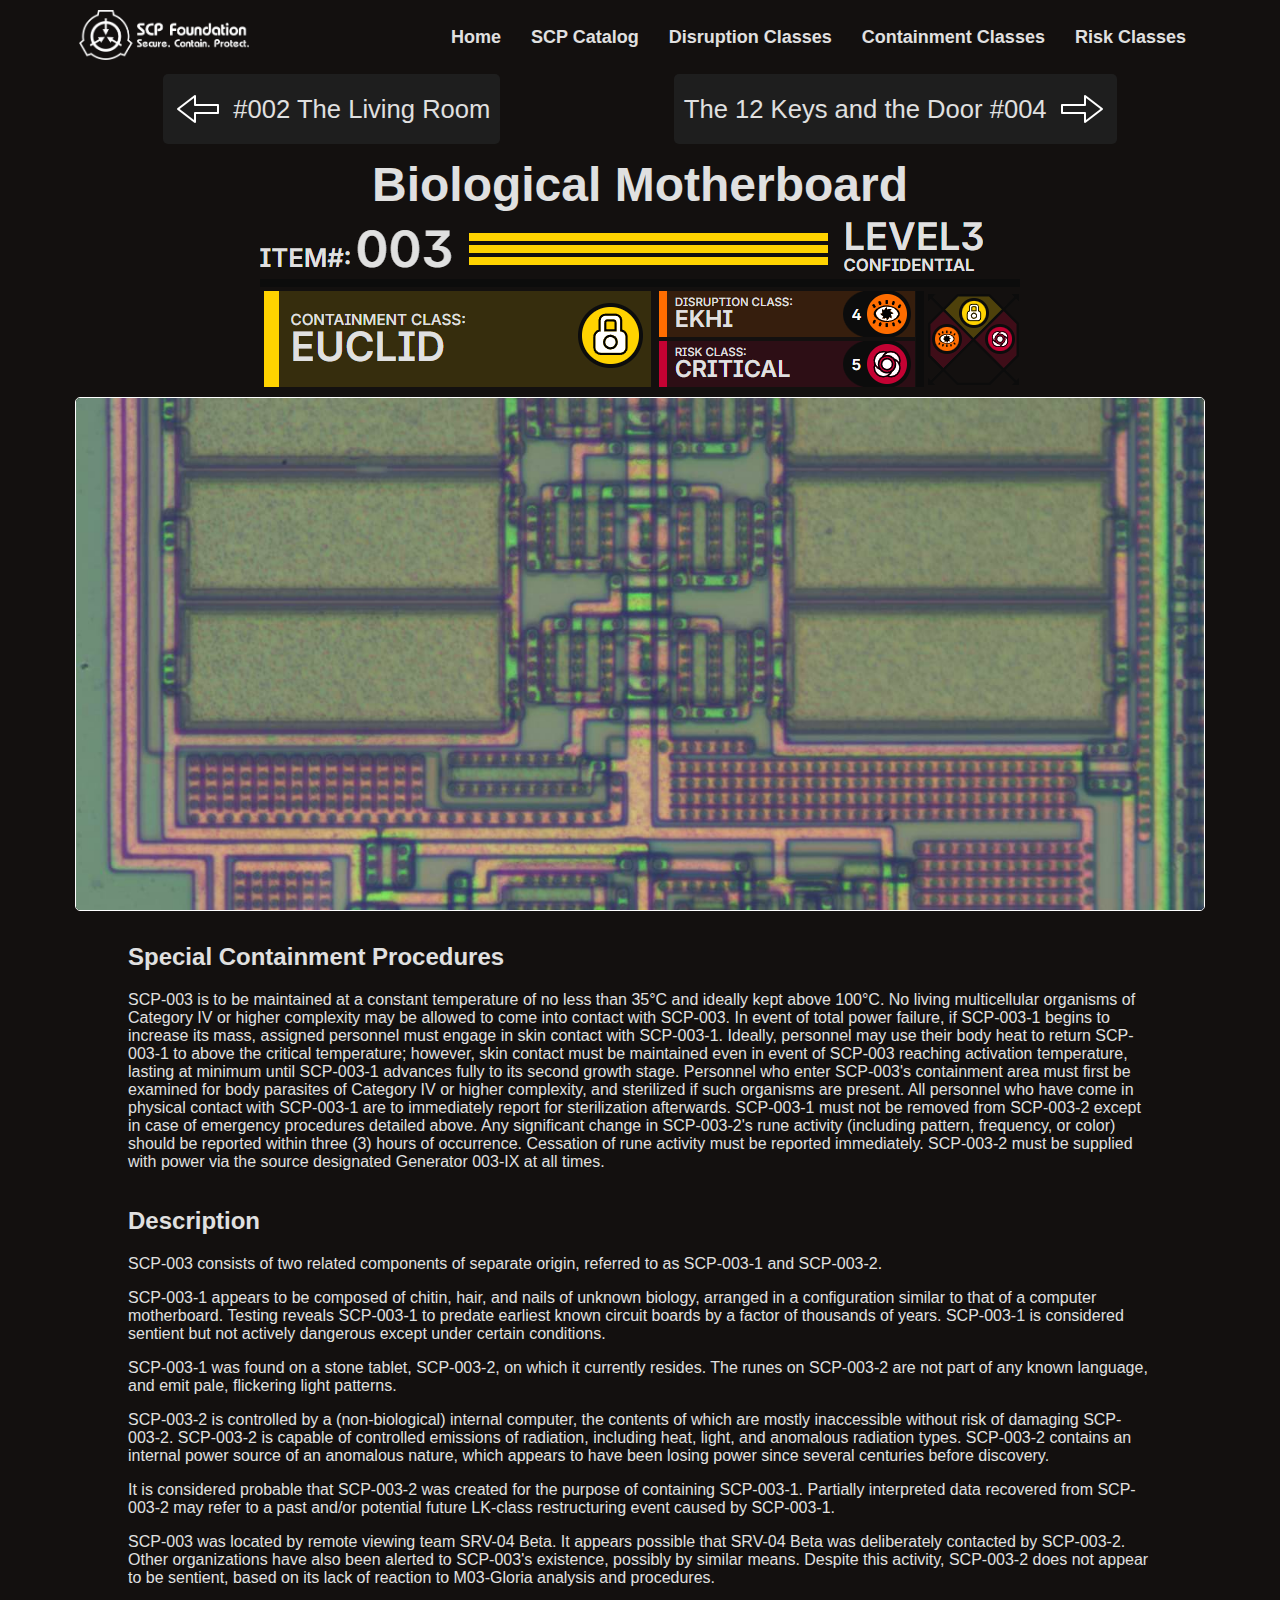
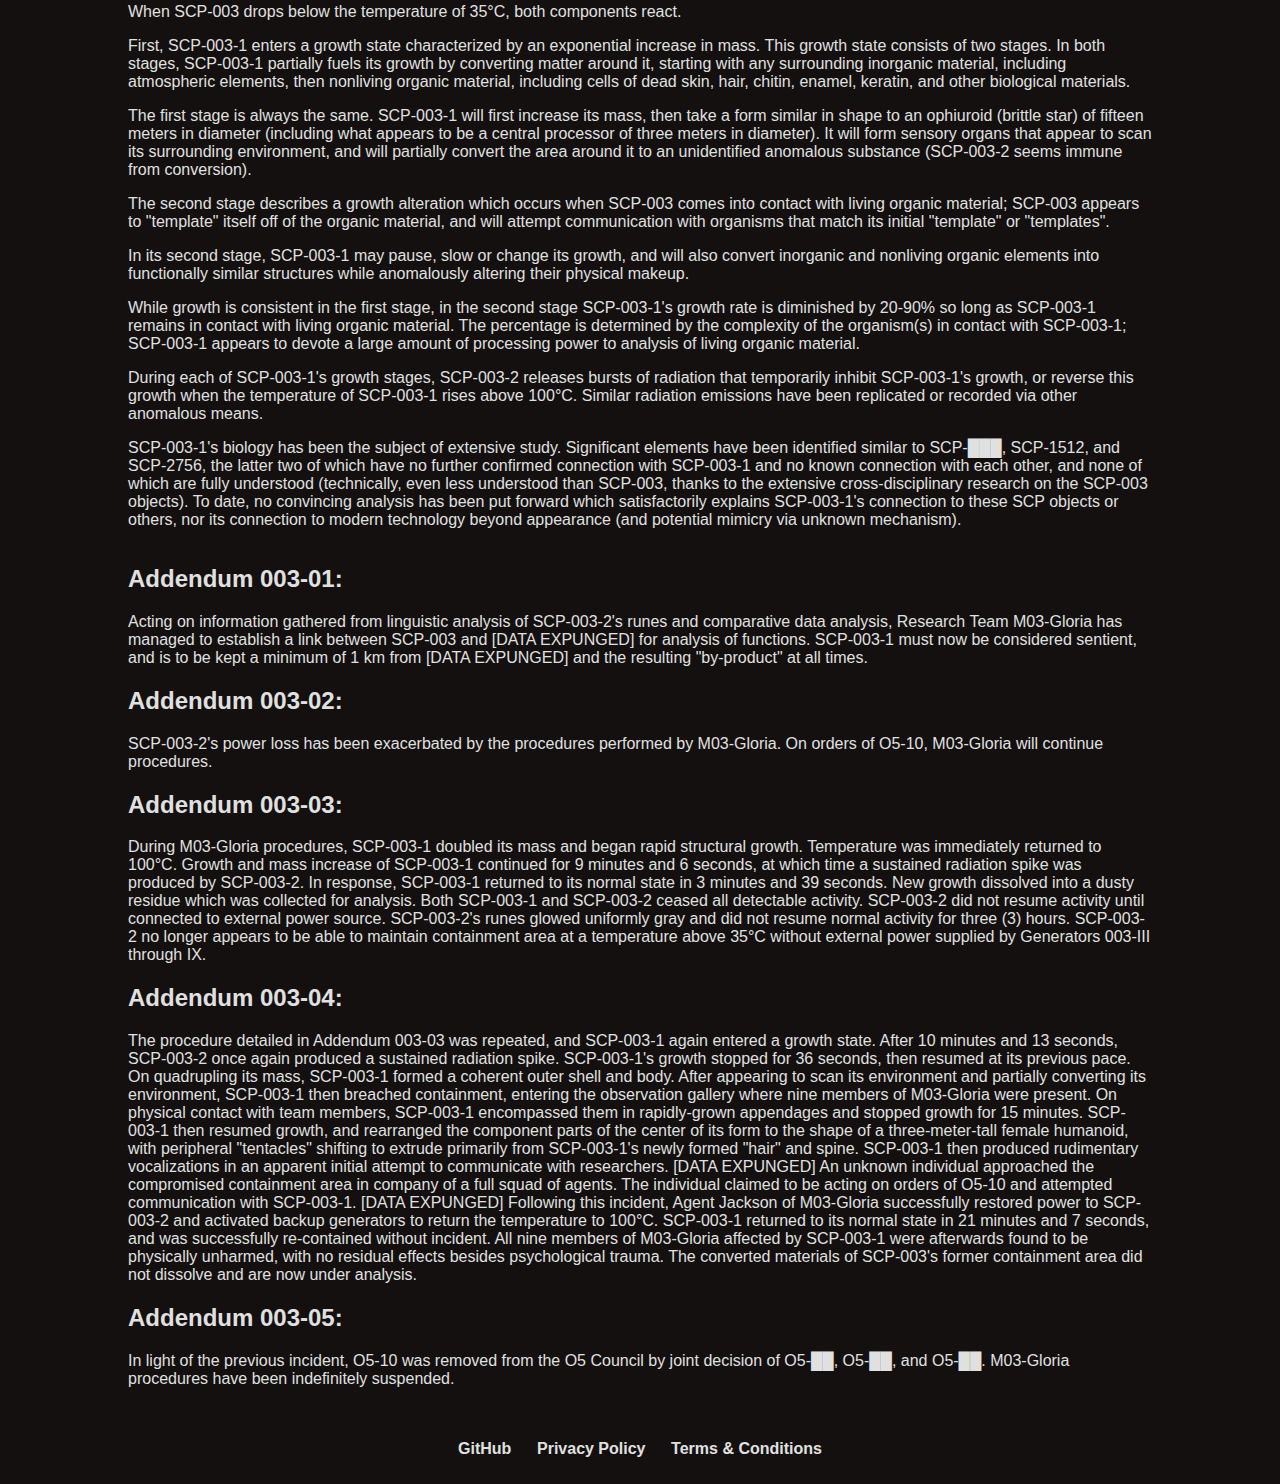
<file: scp-003.html>
<!DOCTYPE html>
<html lang="en">

<head>
    <meta charset="UTF-8">
    <meta name="viewport" content="width=device-width, initial-scale=1.0">
    <title>SCP Foundation Catalog</title>
    <link rel="stylesheet" href="styles/main.css">
    <link rel="stylesheet" href="styles/page.css">
    <link rel="shortcut icon" href="./images/favicon.png" type="image/x-icon">
</head>

<body>


    <div id="header"></div>

    <div class="arrows">
        <a class="arrowBtn" href="scp-002.html"><img src="./images/Left.png" alt="">#002 The Living Room</a>
        <a class="arrowBtn" href="scp-004.html">The 12 Keys and the Door #004<img src="./images/Right.png" alt=""></a>
</div>

    <div class="container">

        <div class="nickName">Biological Motherboard</div>
        <img class="responsive-image" data-base-name="LevelBar3" src="images/placeholder.jpg" alt="">
        <img class="scpObject" src="./images/SCP-003.jpg" alt="">
    </div>

    <div class="main">
        <div class="specialCont">
            <h2>Special Containment Procedures</h2>
            <p>SCP-003 is to be maintained at a constant temperature of no less than 35°C and ideally kept above 100°C. No living multicellular organisms of Category IV or higher complexity may be allowed to come into contact with SCP-003.

                In event of total power failure, if SCP-003-1 begins to increase its mass, assigned personnel must engage in skin contact with SCP-003-1. Ideally, personnel may use their body heat to return SCP-003-1 to above the critical temperature; however, skin contact must be maintained even in event of SCP-003 reaching activation temperature, lasting at minimum until SCP-003-1 advances fully to its second growth stage.
                
                Personnel who enter SCP-003's containment area must first be examined for body parasites of Category IV or higher complexity, and sterilized if such organisms are present. All personnel who have come in physical contact with SCP-003-1 are to immediately report for sterilization afterwards.
                
                SCP-003-1 must not be removed from SCP-003-2 except in case of emergency procedures detailed above. Any significant change in SCP-003-2's rune activity (including pattern, frequency, or color) should be reported within three (3) hours of occurrence. Cessation of rune activity must be reported immediately. SCP-003-2 must be supplied with power via the source designated Generator 003-IX at all times.</p>

        </div>
        <div class="caseDescription">
            <h2>Description</h2>
            <p>SCP-003 consists of two related components of separate origin, referred to as SCP-003-1 and SCP-003-2.</p>
            <p>SCP-003-1 appears to be composed of chitin, hair, and nails of unknown biology, arranged in a configuration similar to that of a computer motherboard. Testing reveals SCP-003-1 to predate earliest known circuit boards by a factor of thousands of years. SCP-003-1 is considered sentient but not actively dangerous except under certain conditions.</p>
            <p>SCP-003-1 was found on a stone tablet, SCP-003-2, on which it currently resides. The runes on SCP-003-2 are not part of any known language, and emit pale, flickering light patterns.</p>
            <p>SCP-003-2 is controlled by a (non-biological) internal computer, the contents of which are mostly inaccessible without risk of damaging SCP-003-2. SCP-003-2 is capable of controlled emissions of radiation, including heat, light, and anomalous radiation types. SCP-003-2 contains an internal power source of an anomalous nature, which appears to have been losing power since several centuries before discovery.</p>
            <p>It is considered probable that SCP-003-2 was created for the purpose of containing SCP-003-1. Partially interpreted data recovered from SCP-003-2 may refer to a past and/or potential future LK-class restructuring event caused by SCP-003-1.</p>
            <p>SCP-003 was located by remote viewing team SRV-04 Beta. It appears possible that SRV-04 Beta was deliberately contacted by SCP-003-2. Other organizations have also been alerted to SCP-003's existence, possibly by similar means. Despite this activity, SCP-003-2 does not appear to be sentient, based on its lack of reaction to M03-Gloria analysis and procedures.</p>
            <p>When SCP-003 drops below the temperature of 35°C, both components react.</p>
            <p>First, SCP-003-1 enters a growth state characterized by an exponential increase in mass. This growth state consists of two stages. In both stages, SCP-003-1 partially fuels its growth by converting matter around it, starting with any surrounding inorganic material, including atmospheric elements, then nonliving organic material, including cells of dead skin, hair, chitin, enamel, keratin, and other biological materials.</p>
            <p>The first stage is always the same. SCP-003-1 will first increase its mass, then take a form similar in shape to an ophiuroid (brittle star) of fifteen meters in diameter (including what appears to be a central processor of three meters in diameter). It will form sensory organs that appear to scan its surrounding environment, and will partially convert the area around it to an unidentified anomalous substance (SCP-003-2 seems immune from conversion).</p>
            <p>The second stage describes a growth alteration which occurs when SCP-003 comes into contact with living organic material; SCP-003 appears to "template" itself off of the organic material, and will attempt communication with organisms that match its initial "template" or "templates".</p>
            <p>In its second stage, SCP-003-1 may pause, slow or change its growth, and will also convert inorganic and nonliving organic elements into functionally similar structures while anomalously altering their physical makeup.</p>
            <p>While growth is consistent in the first stage, in the second stage SCP-003-1's growth rate is diminished by 20-90% so long as SCP-003-1 remains in contact with living organic material. The percentage is determined by the complexity of the organism(s) in contact with SCP-003-1; SCP-003-1 appears to devote a large amount of processing power to analysis of living organic material.</p>
            <p>During each of SCP-003-1's growth stages, SCP-003-2 releases bursts of radiation that temporarily inhibit SCP-003-1's growth, or reverse this growth when the temperature of SCP-003-1 rises above 100°C. Similar radiation emissions have been replicated or recorded via other anomalous means.</p>
            <p>SCP-003-1's biology has been the subject of extensive study. Significant elements have been identified similar to SCP-███, SCP-1512, and SCP-2756, the latter two of which have no further confirmed connection with SCP-003-1 and no known connection with each other, and none of which are fully understood (technically, even less understood than SCP-003, thanks to the extensive cross-disciplinary research on the SCP-003 objects). To date, no convincing analysis has been put forward which satisfactorily explains SCP-003-1's connection to these SCP objects or others, nor its connection to modern technology beyond appearance (and potential mimicry via unknown mechanism).</p>
        </div>
        <div class="reference">

            <h2>Addendum 003-01:</h2>
            <p>Acting on information gathered from linguistic analysis of SCP-003-2's runes and comparative data analysis, Research Team M03-Gloria has managed to establish a link between SCP-003 and [DATA EXPUNGED] for analysis of functions. SCP-003-1 must now be considered sentient, and is to be kept a minimum of 1 km from [DATA EXPUNGED] and the resulting "by-product" at all times.</p>

            <h2>Addendum 003-02:</h2>
            <p>SCP-003-2's power loss has been exacerbated by the procedures performed by M03-Gloria. On orders of O5-10, M03-Gloria will continue procedures.</p>

            <h2>Addendum 003-03:</h2>
            <p>During M03-Gloria procedures, SCP-003-1 doubled its mass and began rapid structural growth. Temperature was immediately returned to 100°C. Growth and mass increase of SCP-003-1 continued for 9 minutes and 6 seconds, at which time a sustained radiation spike was produced by SCP-003-2. In response, SCP-003-1 returned to its normal state in 3 minutes and 39 seconds. New growth dissolved into a dusty residue which was collected for analysis. Both SCP-003-1 and SCP-003-2 ceased all detectable activity. SCP-003-2 did not resume activity until connected to external power source. SCP-003-2's runes glowed uniformly gray and did not resume normal activity for three (3) hours. SCP-003-2 no longer appears to be able to maintain containment area at a temperature above 35°C without external power supplied by Generators 003-III through IX.</p>

            <h2>Addendum 003-04:</h2>
            <p>The procedure detailed in Addendum 003-03 was repeated, and SCP-003-1 again entered a growth state. After 10 minutes and 13 seconds, SCP-003-2 once again produced a sustained radiation spike. SCP-003-1's growth stopped for 36 seconds, then resumed at its previous pace.

                On quadrupling its mass, SCP-003-1 formed a coherent outer shell and body. After appearing to scan its environment and partially converting its environment, SCP-003-1 then breached containment, entering the observation gallery where nine members of M03-Gloria were present. On physical contact with team members, SCP-003-1 encompassed them in rapidly-grown appendages and stopped growth for 15 minutes. SCP-003-1 then resumed growth, and rearranged the component parts of the center of its form to the shape of a three-meter-tall female humanoid, with peripheral "tentacles" shifting to extrude primarily from SCP-003-1's newly formed "hair" and spine. SCP-003-1 then produced rudimentary vocalizations in an apparent initial attempt to communicate with researchers. [DATA EXPUNGED]
                
                An unknown individual approached the compromised containment area in company of a full squad of agents. The individual claimed to be acting on orders of O5-10 and attempted communication with SCP-003-1. [DATA EXPUNGED]
                
                Following this incident, Agent Jackson of M03-Gloria successfully restored power to SCP-003-2 and activated backup generators to return the temperature to 100°C. SCP-003-1 returned to its normal state in 21 minutes and 7 seconds, and was successfully re-contained without incident.
                
                All nine members of M03-Gloria affected by SCP-003-1 were afterwards found to be physically unharmed, with no residual effects besides psychological trauma. The converted materials of SCP-003's former containment area did not dissolve and are now under analysis.</p>

            <h2>Addendum 003-05:</h2>
            <p>In light of the previous incident, O5-10 was removed from the O5 Council by joint decision of O5-██, O5-██, and O5-██. M03-Gloria procedures have been indefinitely suspended.</p>

            <div class="caseReport">
                <h3><code><strong></strong></code></h3>

                <p><code>


                </code></p>
            </div>

        </div>

    </div>

<script src="./scripts/responsiveImage.js"></script>

    <script type="module">
        import { headerTemplate } from './scripts/header.js';
        document.addEventListener('DOMContentLoaded', () => {
            document.getElementById('header').innerHTML = headerTemplate;
            const burger = document.querySelector('.burger');
            const navLinks = document.querySelector('.nav-links');

            burger.addEventListener('click', () => {
                navLinks.classList.toggle('active');
                burger.classList.toggle('toggle');
            });
        });
    </script>

<script type="module">
    import { footerTemplate } from './scripts/footer.js';
    document.addEventListener('DOMContentLoaded', () => {
        document.getElementById('footer').innerHTML = footerTemplate;
    });
</script>

<div id="footer"></div>

</body>

</html>
</file>
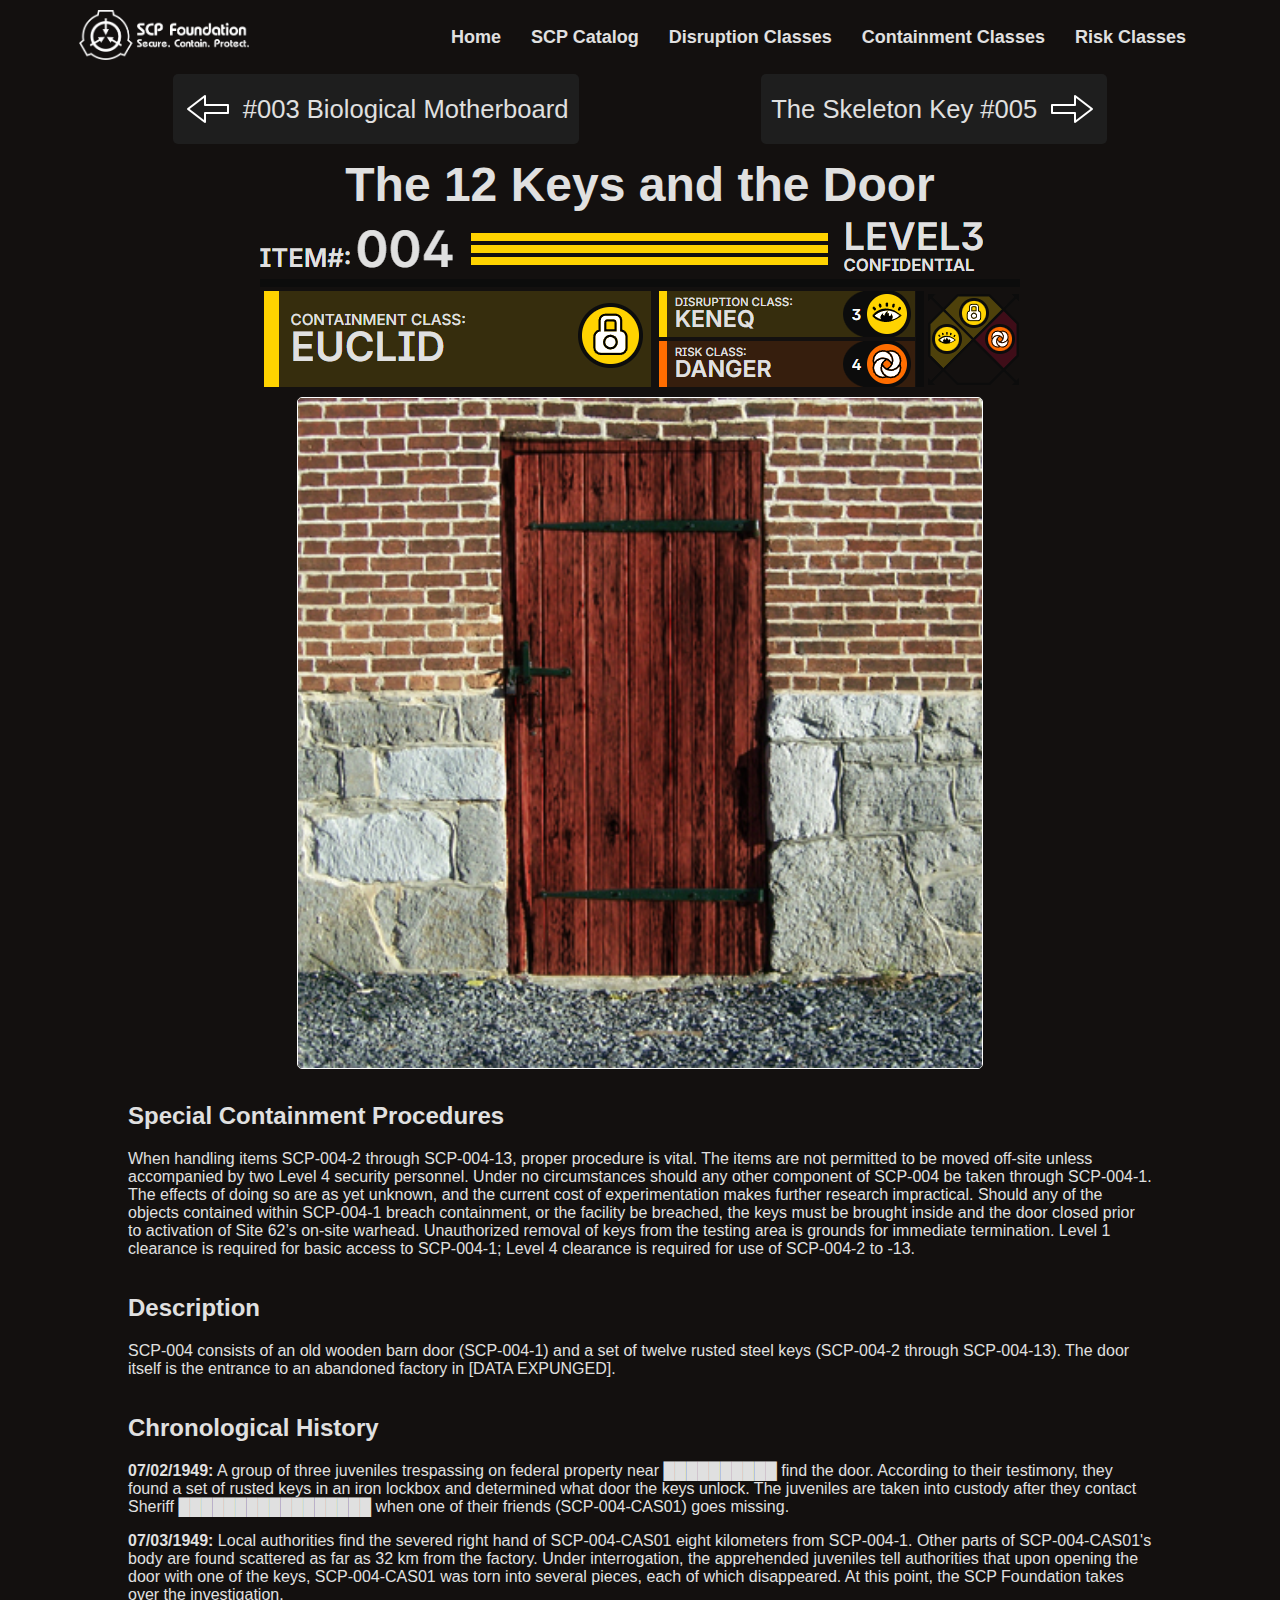
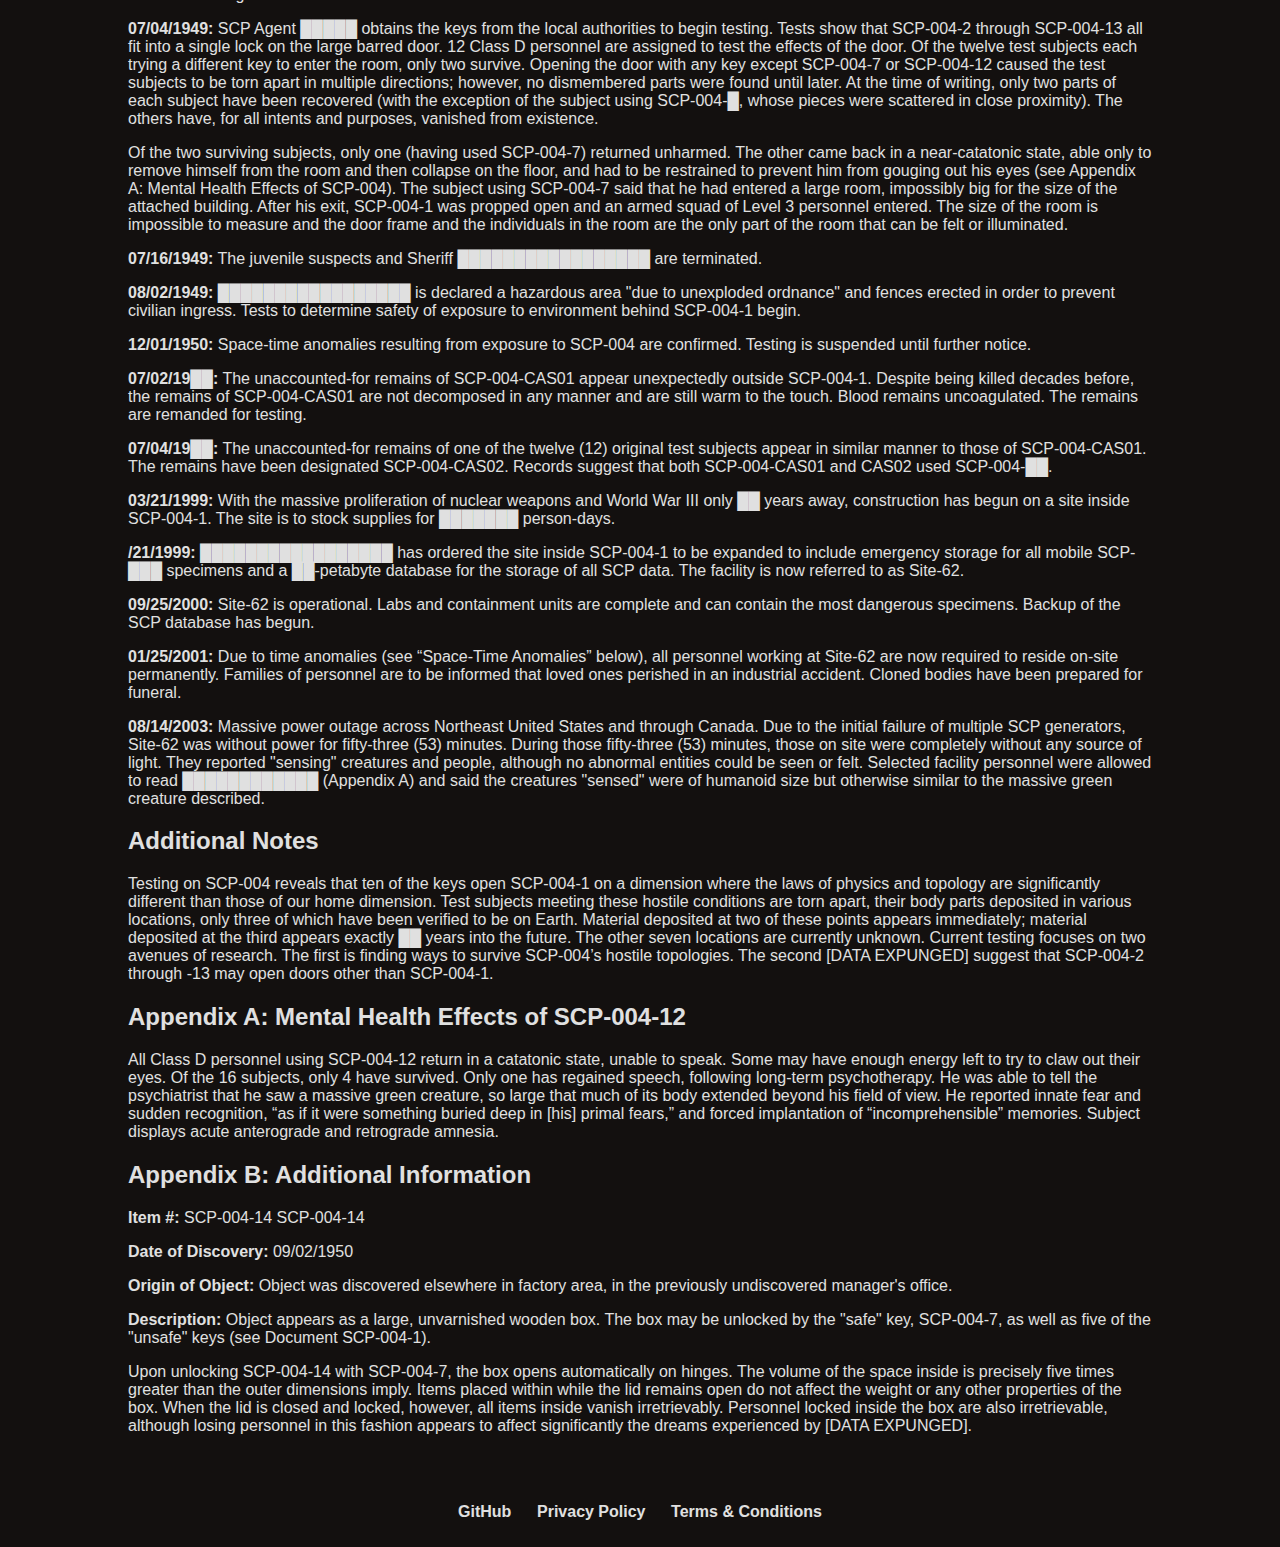
<file: scp-004.html>
<!DOCTYPE html>
<html lang="en">

<head>
    <meta charset="UTF-8">
    <meta name="viewport" content="width=device-width, initial-scale=1.0">
    <title>SCP Foundation Catalog</title>
    <link rel="stylesheet" href="styles/main.css">
    <link rel="stylesheet" href="styles/page.css">
    <link rel="shortcut icon" href="./images/favicon.png" type="image/x-icon">
</head>

<body>


    <div id="header"></div>

    <div class="arrows">
        <a class="arrowBtn" href="scp-003.html"><img src="./images/Left.png" alt="">#003 Biological Motherboard</a>
        <a class="arrowBtn" href="scp-005.html">The Skeleton Key #005 <img src="./images/Right.png" alt=""></a>
    </div>

    <div class="container">

        <div class="nickName">The 12 Keys and the Door</div>
        <img class="responsive-image" data-base-name="LevelBar4" src="images/placeholder.jpg" alt="">
        <img class="scpObject" src="./images/SCP-004.jpg" alt="">

    </div>

    <div class="main">
        <div class="specialCont">
            <h2>Special Containment Procedures</h2>
            <p>When handling items SCP-004-2 through SCP-004-13, proper procedure is vital. The items are not permitted
                to be moved off-site unless accompanied by two Level 4 security personnel. Under no circumstances should
                any other component of SCP-004 be taken through SCP-004-1. The effects of doing so are as yet unknown,
                and the current cost of experimentation makes further research impractical. Should any of the objects
                contained within SCP-004-1 breach containment, or the facility be breached, the keys must be brought
                inside and the door closed prior to activation of Site 62’s on-site warhead. Unauthorized removal of
                keys from the testing area is grounds for immediate termination.

                Level 1 clearance is required for basic access to SCP-004-1; Level 4 clearance is required for use of
                SCP-004-2 to -13.</p>

        </div>
        <div class="caseDescription">
            <h2>Description</h2>
            <p>SCP-004 consists of an old wooden barn door (SCP-004-1) and a set of twelve rusted steel keys (SCP-004-2
                through SCP-004-13). The door itself is the entrance to an abandoned factory in [DATA EXPUNGED].</p>
        </div>
        <div class="reference">
            <h2>Chronological History</h2>
            <p><b>07/02/1949:</b> A group of three juveniles trespassing on federal property near ██████████ find the
                door. According to their testimony, they found a set of rusted keys in an iron lockbox and determined
                what door the keys unlock. The juveniles are taken into custody after they contact Sheriff
                █████████████████ when one of their friends (SCP-004-CAS01) goes missing.</p>
            <p><b>07/03/1949:</b> Local authorities find the severed right hand of SCP-004-CAS01 eight kilometers from
                SCP-004-1. Other parts of SCP-004-CAS01's body are found scattered as far as 32 km from the factory.
                Under interrogation, the apprehended juveniles tell authorities that upon opening the door with one of
                the keys, SCP-004-CAS01 was torn into several pieces, each of which disappeared. At this point, the SCP
                Foundation takes over the investigation.</p>
            <p><b>07/04/1949:</b> SCP Agent █████ obtains the keys from the local authorities to begin testing. Tests
                show that SCP-004-2 through SCP-004-13 all fit into a single lock on the large barred door. 12 Class D
                personnel are assigned to test the effects of the door. Of the twelve test subjects each trying a
                different key to enter the room, only two survive. Opening the door with any key except SCP-004-7 or
                SCP-004-12 caused the test subjects to be torn apart in multiple directions; however, no dismembered
                parts were found until later. At the time of writing, only two parts of each subject have been recovered
                (with the exception of the subject using SCP-004-█, whose pieces were scattered in close proximity). The
                others have, for all intents and purposes, vanished from existence.</p>
            <p>Of the two surviving subjects, only one (having used SCP-004-7) returned unharmed. The other came back in
                a near-catatonic state, able only to remove himself from the room and then collapse on the floor, and
                had to be restrained to prevent him from gouging out his eyes (see Appendix A: Mental Health Effects of
                SCP-004). The subject using SCP-004-7 said that he had entered a large room, impossibly big for the size
                of the attached building. After his exit, SCP-004-1 was propped open and an armed squad of Level 3
                personnel entered. The size of the room is impossible to measure and the door frame and the individuals
                in the room are the only part of the room that can be felt or illuminated.</p>
            <p><b>07/16/1949:</b> The juvenile suspects and Sheriff █████████████████ are terminated.</p>
            <p><b>08/02/1949:</b> █████████████████ is declared a hazardous area "due to unexploded ordnance" and fences
                erected in order to prevent civilian ingress. Tests to determine safety of exposure to environment
                behind SCP-004-1 begin.</p>
            <p><b>12/01/1950:</b> Space-time anomalies resulting from exposure to SCP-004 are confirmed. Testing is
                suspended until further notice.</p>
            <p><b>07/02/19██:</b> The unaccounted-for remains of SCP-004-CAS01 appear unexpectedly outside SCP-004-1.
                Despite being killed decades before, the remains of SCP-004-CAS01 are not decomposed in any manner and
                are still warm to the touch. Blood remains uncoagulated. The remains are remanded for testing.</p>
            <p><b>07/04/19██:</b> The unaccounted-for remains of one of the twelve (12) original test subjects appear in
                similar manner to those of SCP-004-CAS01. The remains have been designated SCP-004-CAS02. Records
                suggest that both SCP-004-CAS01 and CAS02 used SCP-004-██.</p>
            <p><b>03/21/1999:</b> With the massive proliferation of nuclear weapons and World War III only ██ years
                away, construction has begun on a site inside SCP-004-1. The site is to stock supplies for ███████
                person-days.</p>
            <p><b>/21/1999:</b> █████████████████ has ordered the site inside SCP-004-1 to be expanded to include
                emergency storage for all mobile SCP-███ specimens and a ██-petabyte database for the storage of all SCP
                data. The facility is now referred to as Site-62.</p>
            <p><b>09/25/2000:</b> Site-62 is operational. Labs and containment units are complete and can contain the
                most dangerous specimens. Backup of the SCP database has begun.</p>
            <p><b>01/25/2001:</b> Due to time anomalies (see “Space-Time Anomalies” below), all personnel working at
                Site-62 are now required to reside on-site permanently. Families of personnel are to be informed that
                loved ones perished in an industrial accident. Cloned bodies have been prepared for funeral.</p>
            <p><b>08/14/2003:</b> Massive power outage across Northeast United States and through Canada. Due to the
                initial failure of multiple SCP generators, Site-62 was without power for fifty-three (53) minutes.
                During those fifty-three (53) minutes, those on site were completely without any source of light. They
                reported "sensing" creatures and people, although no abnormal entities could be seen or felt. Selected
                facility personnel were allowed to read ████████████ (Appendix A) and said the creatures "sensed" were
                of humanoid size but otherwise similar to the massive green creature described.</p>

            <h2>Additional Notes</h2>
            <p>Testing on SCP-004 reveals that ten of the keys open SCP-004-1 on a dimension where the laws of physics
                and topology are significantly different than those of our home dimension. Test subjects meeting these
                hostile conditions are torn apart, their body parts deposited in various locations, only three of which
                have been verified to be on Earth. Material deposited at two of these points appears immediately;
                material deposited at the third appears exactly ██ years into the future. The other seven locations are
                currently unknown.

                Current testing focuses on two avenues of research. The first is finding ways to survive SCP-004’s
                hostile topologies. The second [DATA EXPUNGED] suggest that SCP-004-2 through -13 may open doors other
                than SCP-004-1.</p>

            <h2>Appendix A: Mental Health Effects of SCP-004-12</h2>
            <p>All Class D personnel using SCP-004-12 return in a catatonic state, unable to speak. Some may have enough
                energy left to try to claw out their eyes. Of the 16 subjects, only 4 have survived. Only one has
                regained speech, following long-term psychotherapy. He was able to tell the psychiatrist that he saw a
                massive green creature, so large that much of its body extended beyond his field of view. He reported
                innate fear and sudden recognition, “as if it were something buried deep in [his] primal fears,” and
                forced implantation of “incomprehensible” memories. Subject displays acute anterograde and retrograde
                amnesia.</p>


            <h2>Appendix B: Additional Information</h2>

            <p><b>Item #:</b> SCP-004-14 SCP-004-14</p>
            <p><b>Date of Discovery:</b> 09/02/1950</p>
            <p><b>Origin of Object:</b> Object was discovered elsewhere in factory area, in the previously undiscovered
                manager's office.</p>
            <p><b>Description:</b> Object appears as a large, unvarnished wooden box. The box may be unlocked by the
                "safe" key, SCP-004-7, as well as five of the "unsafe" keys (see Document SCP-004-1).</p>
            <p>Upon unlocking SCP-004-14 with SCP-004-7, the box opens automatically on hinges. The volume of the space
                inside is precisely five times greater than the outer dimensions imply. Items placed within while the
                lid remains open do not affect the weight or any other properties of the box. When the lid is closed and
                locked, however, all items inside vanish irretrievably. Personnel locked inside the box are also
                irretrievable, although losing personnel in this fashion appears to affect significantly the dreams
                experienced by [DATA EXPUNGED].</p>

        </div>



        <div class="caseReport">
            <h3><code><strong></strong></code></h3>

            <p><code>


                </code></p>
        </div>

    </div>

    </div>


    <script src="./scripts/responsiveImage.js"></script>

    <script type="module">
        import { headerTemplate } from './scripts/header.js';
        document.addEventListener('DOMContentLoaded', () => {
            document.getElementById('header').innerHTML = headerTemplate;
            const burger = document.querySelector('.burger');
            const navLinks = document.querySelector('.nav-links');

            burger.addEventListener('click', () => {
                navLinks.classList.toggle('active');
                burger.classList.toggle('toggle');
            });
        });
    </script>

<script type="module">
    import { footerTemplate } from './scripts/footer.js';
    document.addEventListener('DOMContentLoaded', () => {
        document.getElementById('footer').innerHTML = footerTemplate;
    });
</script>

<div id="footer"></div>

</body>

</html>
</file>
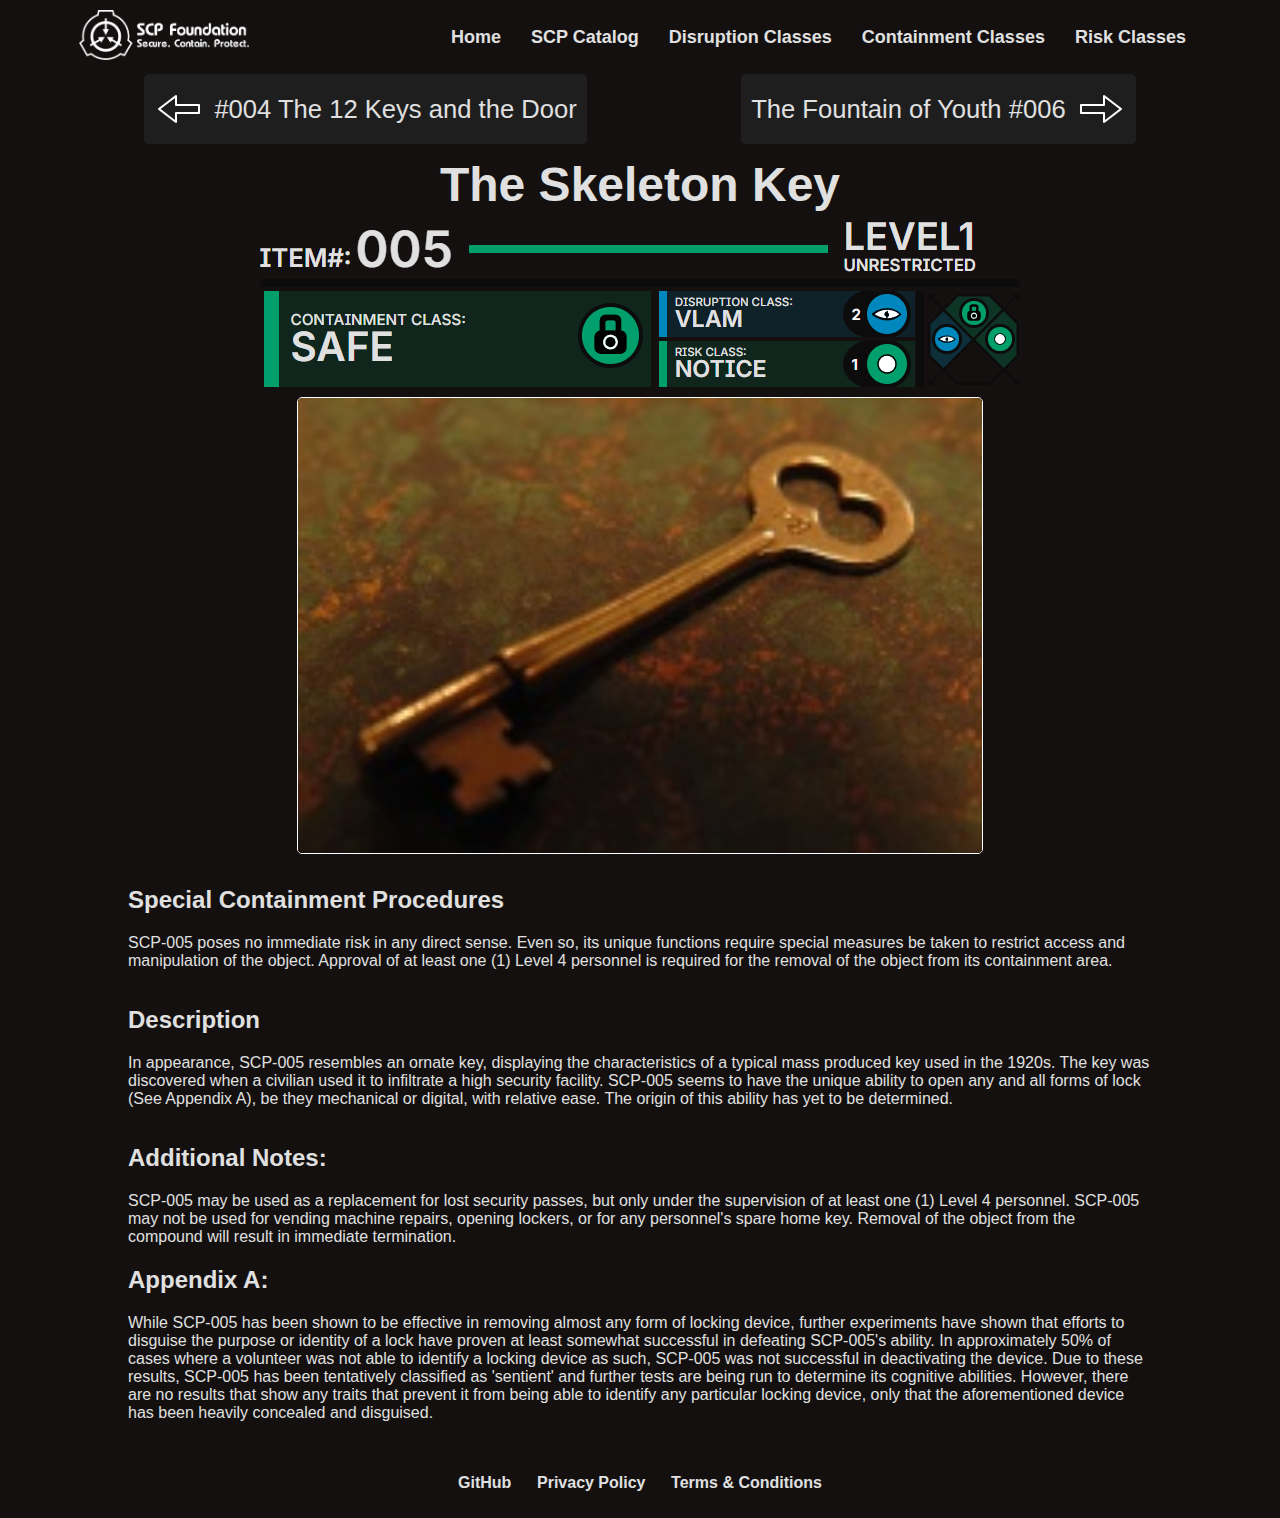
<file: scp-005.html>
<!DOCTYPE html>
<html lang="en">

<head>
    <meta charset="UTF-8">
    <meta name="viewport" content="width=device-width, initial-scale=1.0">
    <title>SCP Foundation Catalog</title>
    <link rel="stylesheet" href="styles/main.css">
    <link rel="stylesheet" href="styles/page.css">
    <link rel="shortcut icon" href="./images/favicon.png" type="image/x-icon">
</head>

<body>


    <div id="header"></div>

    <div class="arrows">
        <a class="arrowBtn" href="scp-004.html"><img src="./images/Left.png" alt="">#004 The 12 Keys and the Door</a>
        <a class="arrowBtn" href="scp-006.html">The Fountain of Youth #006<img src="./images/Right.png" alt=""></a>
</div>

    <div class="container">

        <div class="nickName">The Skeleton Key</div>
        <img class="responsive-image" data-base-name="LevelBar5" src="images/placeholder.jpg" alt="">
        <img class="scpObject" src="./images/SCP-005.jpg" alt="">
    </div>

    <div class="main">
        <div class="specialCont">
            <h2>Special Containment Procedures</h2>
            <p>SCP-005 poses no immediate risk in any direct sense. Even so, its unique functions require special
                measures be taken to restrict access and manipulation of the object. Approval of at least one (1) Level
                4 personnel is required for the removal of the object from its containment area.</p>

        </div>
        <div class="caseDescription">
            <h2>Description</h2>
            <p>In appearance, SCP-005 resembles an ornate key, displaying the characteristics of a typical mass produced
                key used in the 1920s. The key was discovered when a civilian used it to infiltrate a high security
                facility. SCP-005 seems to have the unique ability to open any and all forms of lock (See Appendix A),
                be they mechanical or digital, with relative ease. The origin of this ability has yet to be determined.
            </p>
        </div>
        <div class="reference">
            <h2>Additional Notes:</h2>
            <p>SCP-005 may be used as a replacement for lost security passes, but only under the supervision of at least
                one (1) Level 4 personnel. SCP-005 may not be used for vending machine repairs, opening lockers, or for
                any personnel's spare home key. Removal of the object from the compound will result in immediate
                termination.</p>

            <h2>Appendix A:</h2>
            <p>While SCP-005 has been shown to be effective in removing almost any form of locking device, further
                experiments have shown that efforts to disguise the purpose or identity of a lock have proven at least
                somewhat successful in defeating SCP-005's ability. In approximately 50% of cases where a volunteer was
                not able to identify a locking device as such, SCP-005 was not successful in deactivating the device.
                Due to these results, SCP-005 has been tentatively classified as 'sentient' and further tests are being
                run to determine its cognitive abilities. However, there are no results that show any traits that
                prevent it from being able to identify any particular locking device, only that the aforementioned
                device has been heavily concealed and disguised.</p>

            <div class="caseReport">
                <h3><code><strong></strong></code></h3>

                <p><code>


                </code></p>
            </div>
        </div>

    </div>

    <script src="./scripts/responsiveImage.js"></script>

    <script type="module">
        import { headerTemplate } from './scripts/header.js';
        document.addEventListener('DOMContentLoaded', () => {
            document.getElementById('header').innerHTML = headerTemplate;
            const burger = document.querySelector('.burger');
            const navLinks = document.querySelector('.nav-links');

            burger.addEventListener('click', () => {
                navLinks.classList.toggle('active');
                burger.classList.toggle('toggle');
            });
        });
    </script>

<script type="module">
    import { footerTemplate } from './scripts/footer.js';
    document.addEventListener('DOMContentLoaded', () => {
        document.getElementById('footer').innerHTML = footerTemplate;
    });
</script>

<div id="footer"></div>

</body>

</html>
</file>
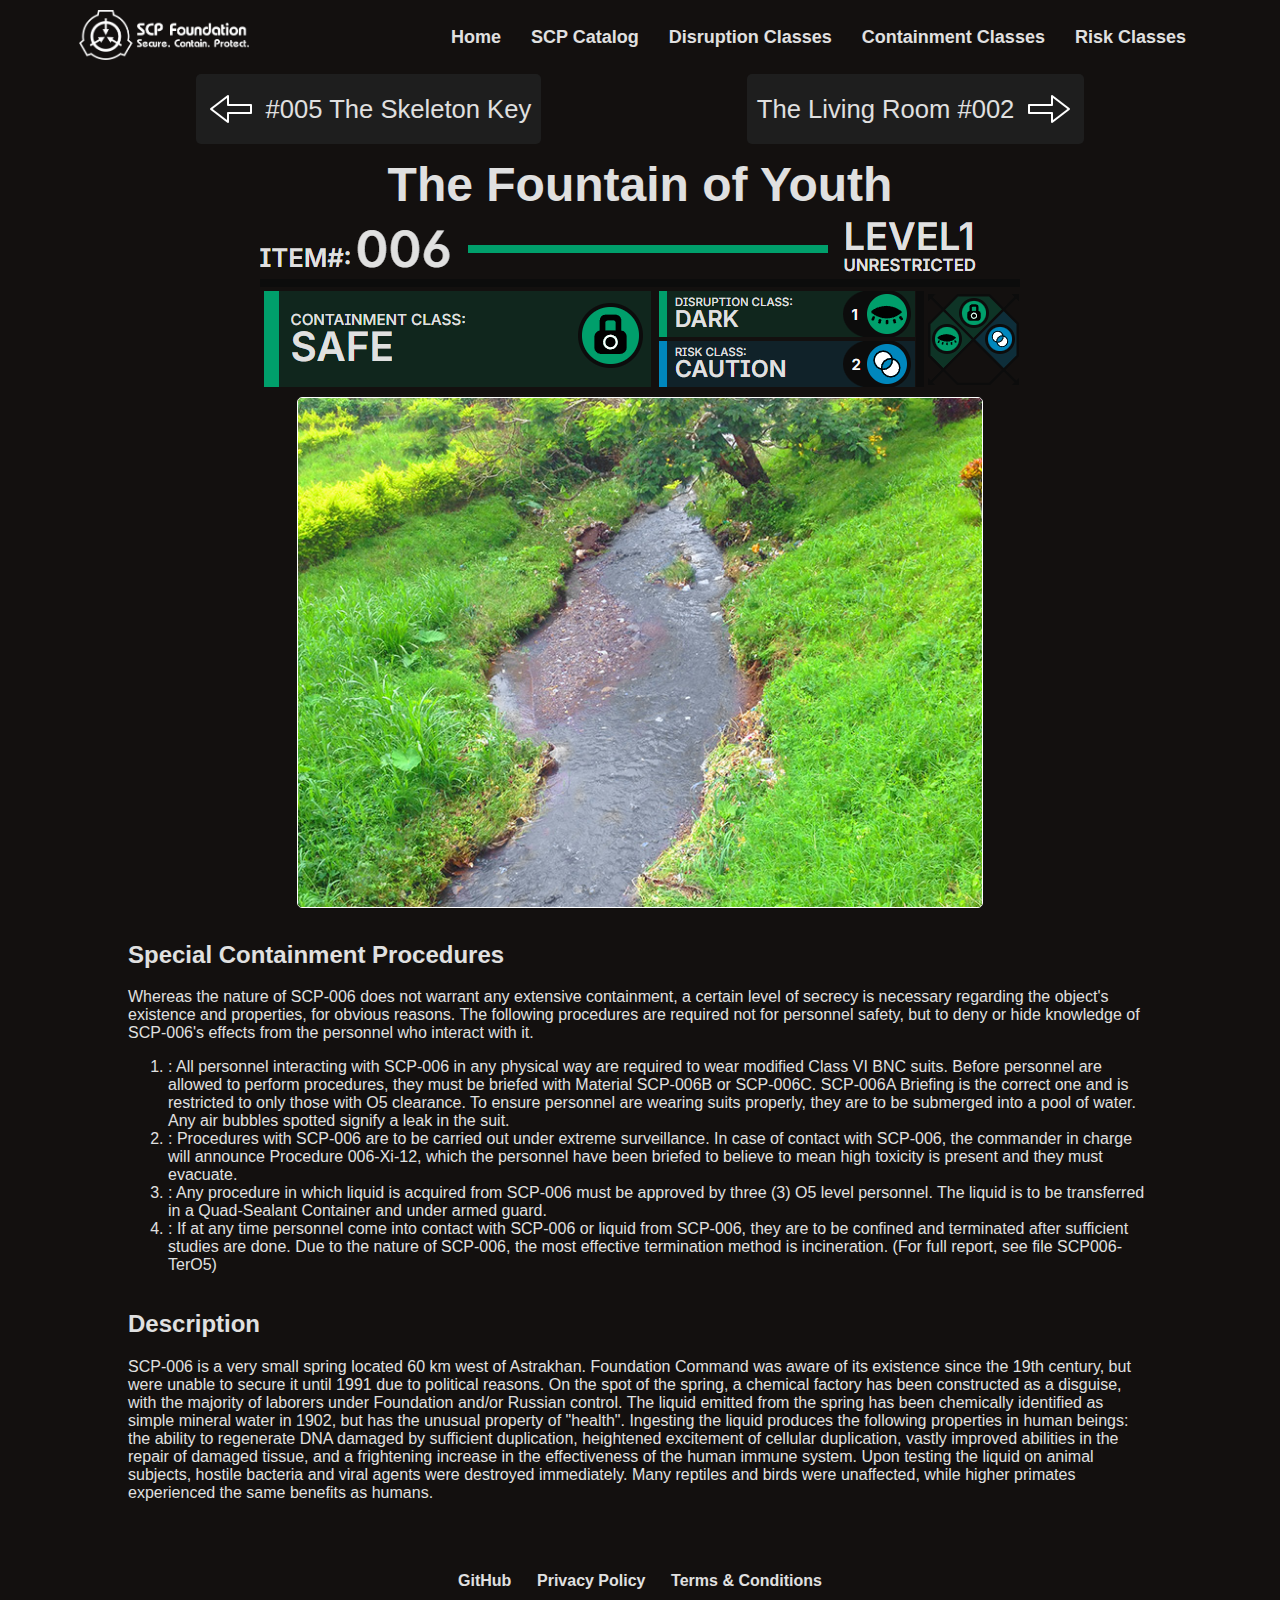
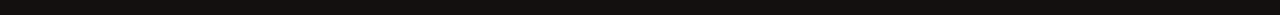
<file: scp-006.html>
<!DOCTYPE html>
<html lang="en">

<head>
    <meta charset="UTF-8">
    <meta name="viewport" content="width=device-width, initial-scale=1.0">
    <title>SCP Foundation Catalog</title>
    <link rel="stylesheet" href="styles/main.css">
    <link rel="stylesheet" href="styles/page.css">
    <link rel="shortcut icon" href="./images/favicon.png" type="image/x-icon">
</head>

<body>


    <div id="header"></div>

    <div class="arrows">
        <a class="arrowBtn" href="scp-005.html"><img src="./images/Left.png" alt="">#005 The Skeleton Key</a>
        <a class="arrowBtn" href="scp-002.html">The Living Room #002<img src="./images/Right.png" alt=""></a>
</div>

    <div class="container">

        <div class="nickName">The Fountain of Youth</div>     
        <img class="responsive-image" data-base-name="LevelBar6" src="images/placeholder.jpg" alt="">
        <img class="scpObject" src="./images/SCP-006.jpg" alt="">
    </div>

    <div class="main">
        <div class="specialCont">
            <h2>Special Containment Procedures</h2>
            <p>Whereas the nature of SCP-006 does not warrant any extensive containment, a certain level of secrecy is
                necessary regarding the object's existence and properties, for obvious reasons. The following procedures
                are required not for personnel safety, but to deny or hide knowledge of SCP-006's effects from the
                personnel who interact with it.</p>
            <p>
            <ol>
                <li>: All personnel interacting with SCP-006 in any physical way are required to wear modified Class VI
                    BNC suits. Before personnel are allowed to perform procedures, they must be briefed with Material
                    SCP-006B or SCP-006C. SCP-006A Briefing is the correct one and is restricted to only those with O5
                    clearance. To ensure personnel are wearing suits properly, they are to be submerged into a pool of
                    water. Any air bubbles spotted signify a leak in the suit.</li>
                <li>: Procedures with SCP-006 are to be carried out under extreme surveillance. In case of contact with
                    SCP-006, the commander in charge will announce Procedure 006-Xi-12, which the personnel have been
                    briefed to believe to mean high toxicity is present and they must evacuate.</li>
                <li>: Any procedure in which liquid is acquired from SCP-006 must be approved by three (3) O5 level
                    personnel. The liquid is to be transferred in a Quad-Sealant Container and under armed guard.</li>
                <li>: If at any time personnel come into contact with SCP-006 or liquid from SCP-006, they are to be
                    confined and terminated after sufficient studies are done. Due to the nature of SCP-006, the most
                    effective termination method is incineration. (For full report, see file SCP006-TerO5)</li>
            </ol>
            </p>

        </div>
        <div class="caseDescription">
            <h2>Description</h2>
            <p>SCP-006 is a very small spring located 60 km west of Astrakhan. Foundation Command was aware of its
                existence since the 19th century, but were unable to secure it until 1991 due to political reasons. On
                the spot of the spring, a chemical factory has been constructed as a disguise, with the majority of
                laborers under Foundation and/or Russian control. The liquid emitted from the spring has been chemically
                identified as simple mineral water in 1902, but has the unusual property of "health".

                Ingesting the liquid produces the following properties in human beings: the ability to regenerate DNA
                damaged by sufficient duplication, heightened excitement of cellular duplication, vastly improved
                abilities in the repair of damaged tissue, and a frightening increase in the effectiveness of the human
                immune system. Upon testing the liquid on animal subjects, hostile bacteria and viral agents were
                destroyed immediately. Many reptiles and birds were unaffected, while higher primates experienced the
                same benefits as humans.</p>
        </div>


        <div class="reference">
            <h2></h2>
            <p></p>
            <div class="caseReport">
                <h3><code><strong></strong></code></h3>

                <p><code>


                </code></p>
            </div>

        </div>

    </div>

    <script src="./scripts/responsiveImage.js"></script>

    <script type="module">
        import { headerTemplate } from './scripts/header.js';
        document.addEventListener('DOMContentLoaded', () => {
            document.getElementById('header').innerHTML = headerTemplate;
            const burger = document.querySelector('.burger');
            const navLinks = document.querySelector('.nav-links');

            burger.addEventListener('click', () => {
                navLinks.classList.toggle('active');
                burger.classList.toggle('toggle');
            });
        });
    </script>

<script type="module">
    import { footerTemplate } from './scripts/footer.js';
    document.addEventListener('DOMContentLoaded', () => {
        document.getElementById('footer').innerHTML = footerTemplate;
    });
</script>

<div id="footer"></div>

</body>

</html>
</file>
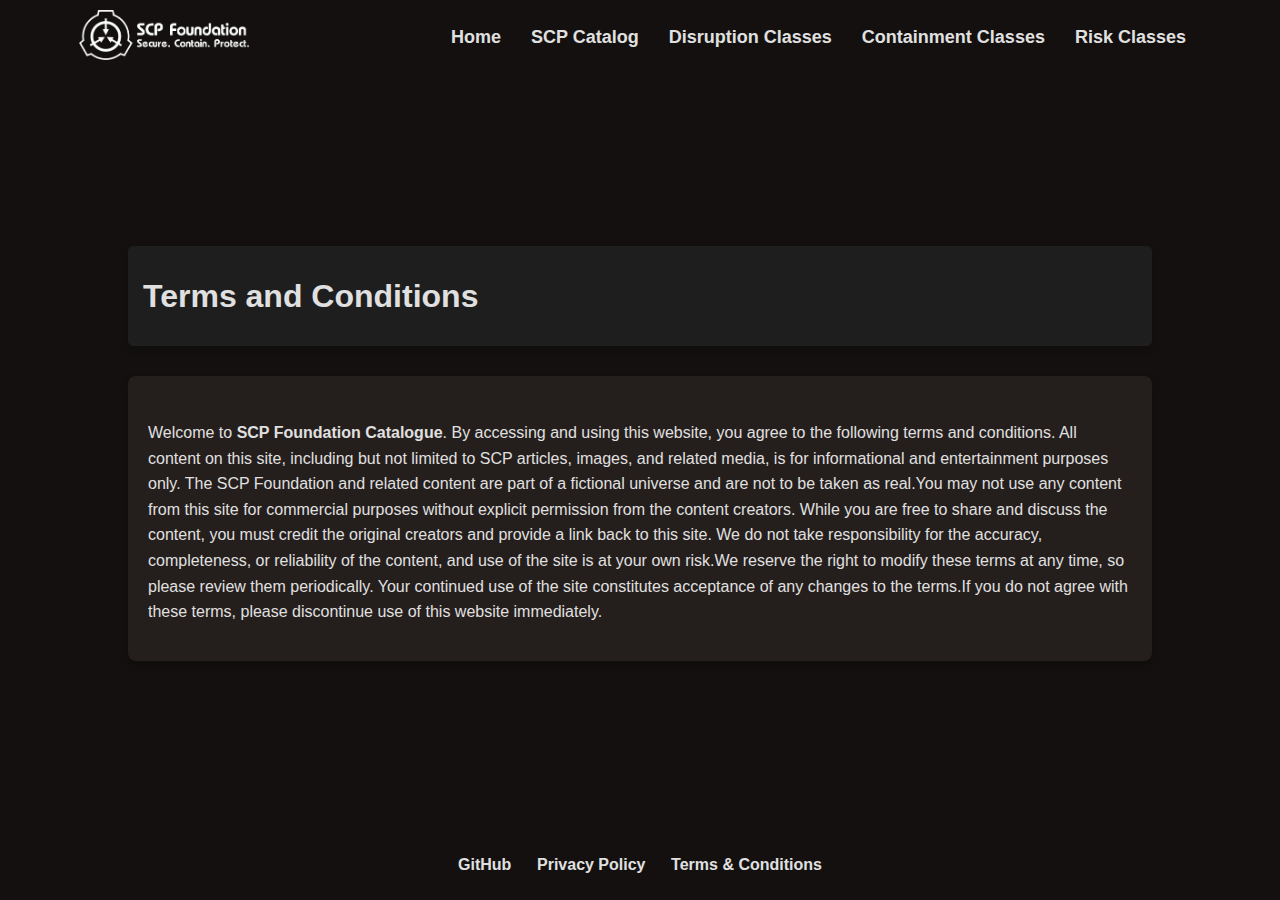
<file: TaC.html>
<!DOCTYPE html>
<html lang="en">

<head>
    <meta charset="UTF-8">
    <meta name="viewport" content="width=device-width, initial-scale=1.0">
    <title>SCP Foundation Catalog</title>
    <link rel="stylesheet" href="styles/main.css">
    <link rel="stylesheet" href="styles/page.css">
    <link rel="shortcut icon" href="./images/favicon.png" type="image/x-icon">
</head>

<body>


    <div id="header"></div>

    <div class="main">
        <div class="headingCard">
            <h1>Terms and Conditions</h1>
            <p></p>
        </div>

        <div class="card">
            <div class="title">
                <h3></h3>
            </div>
            <p>Welcome to <b>SCP Foundation Catalogue</b>. By accessing and using this website, you agree to the
                following terms and conditions. All content on this site, including but not limited to SCP articles,
                images, and related media, is for informational and entertainment purposes only. The SCP Foundation and
                related content are part of a fictional universe and are not to be taken as real.You may not use any
                content from this site for commercial purposes without explicit permission from the content creators.
                While you are free to share and discuss the content, you must credit the original creators and provide a
                link back to this site. We do not take responsibility for the accuracy, completeness, or reliability of
                the content, and use of the site is at your own risk.We reserve the right to modify these terms at any
                time, so please review them periodically. Your continued use of the site constitutes acceptance of any
                changes to the terms.If you do not agree with these terms, please discontinue use of this website
                immediately.</p>
        </div>



    </div>

    <script type="module">
        import { headerTemplate } from './scripts/header.js';
        document.addEventListener('DOMContentLoaded', () => {
            document.getElementById('header').innerHTML = headerTemplate;
            const burger = document.querySelector('.burger');
            const navLinks = document.querySelector('.nav-links');

            burger.addEventListener('click', () => {
                navLinks.classList.toggle('active');
                burger.classList.toggle('toggle');
            });
        });
    </script>

    <script type="module">
        import { footerTemplate } from './scripts/footer.js';
        document.addEventListener('DOMContentLoaded', () => {
            document.getElementById('footer').innerHTML = footerTemplate;
        });
    </script>

    <div id="footer"></div>

</body>

</html>
</file>
<file: styles/main.css>
body {
    font-family: 'Roboto', sans-serif;
    background-color: #13100f;
    color: #e0e0e0;
    display: flex;
    flex-direction: column;
    min-height: 100vh; /* Ensure body takes full viewport height */
    margin: auto; /* Remove default margin */
}

.main{
    display: flex;
    flex-direction: column;
    justify-content: center;
    max-width: 1400px;
    margin: auto;
  }

.container {
    flex: 1; /* Allow the container to grow and push footer down */
    display: flex;
    flex-direction: column;
    justify-content: center;
    align-items: center; 
    max-width: 1400px;
    min-width: 200px;
    margin: auto;
    padding-bottom: 20px;
}

header {
    font-family: 'Roboto', sans-serif;
    font-weight: 700;
    display: flex;
    justify-content: space-between;
    align-items: center;
    padding: 10px 15px;
    z-index: 1;
    width: 90%;
    margin: auto;
    box-sizing: border-box;
}

.logo {
    cursor: pointer;
}

header .logo:hover {
    transition: 0.3s;
    transform: scale(0.9);
}

header nav {
    text-align: right;
}

header nav ul {
    list-style: none;
    margin: 0;
    padding: 0;
    display: flex;
    justify-content: flex-end;
}

header nav ul li {
    margin: 0 15px;
    text-align: center;
}

header nav ul li:hover {
    transform: scale(0.95);
    transition: 0.3s;
    cursor: pointer;
}

header nav ul li a {
    font-size: 18px;
    color: #e0e0e0;
    text-decoration: none;
}

header nav ul li a:hover {
    color: #af3333;
}

.burger {
    display: none;
    cursor: pointer;
    margin-left: auto;
    align-self: center;
    height: 24px;
}

.burger div {
    width: 25px;
    height: 3px;
    background-color: #e0e0e0;
    margin: 5px;
    transition: all 0.3s ease;
}

/* Responsive */
@media (max-width: 700px) {
    .burger {
        display: block;
    }

    header nav ul {
        display: none;
        flex-direction: column;
        width: 100%;
        position: absolute;
        top: 70px;
        left: -100%;
        background-color: #333;
        transition: all 0.3s ease;
    }

    header nav ul.active {
        left: 0;
        display: flex;
    }

    header nav ul li {
        margin: 15px 0;
    }

    .burger.toggle .line1 {
        transform: rotate(-45deg) translate(-5px, 6px);
    }

    .burger.toggle .line2 {
        opacity: 0;
    }

    .burger.toggle .line3 {
        transform: rotate(45deg) translate(-5px, -6px);
    }
}

footer {
    display: flex;
    justify-content: center;
    font-family: 'Roboto', sans-serif;
    font-weight: 700;
    background-color: #13100f;
    padding: 0.8rem;
    box-sizing: border-box;
    width: 100%;
    margin-top: 0.5rem;
    text-align: center;
}

.footLink {
    padding: 0.8rem;
    text-decoration: none;
    color: #e0e0e0;
}

.footLink:hover {
    color: #af3333;
}

/* Responsive */
@media (max-width: 700px) {
    .container{
margin-top: 15vh;
    }
  }
</file>
<file: styles/home.css>
.background {
    position: absolute;
    top: 0;
    left: 0;  /* Ensure the background covers the full width */
    width: 100vw;  /* Full viewport width */
    height: 100vh;  /* Full viewport height */
    background-image: url("../images/HomeWallpaper.png");
    background-size: cover;
    background-position: center;
    background-repeat: no-repeat;
    z-index: -1;
    opacity: 0.1;
    margin: auto;
}

.titlePage {
    display: flex;
    justify-content: center;
    text-align: center;
    z-index: 1;
    padding: 15px;

}

.mainBtn {
    font-family: 'Roboto', sans-serif;
    font-size: 16px;
    padding: 20px 20px;
    background-color: #241e1c;
    color: #e0e0e0;
    text-decoration: none;
    border: 1px solid #e0e0e0;
    border-radius: 5px;
}

.mainBtn:hover{
    color: #af3333; 
}

.mainButton:hover {
transform: scale(0.95);
transition: 0.3s;  
}


.titlePage-text {

    display: inline-block;
    padding: 0px;
    border-radius: 10px;
    width: fit-content;
}

.titlePage h1 {
    font-size: 48px;
    color: rgba(255, 255, 255);
}

.titlePage p {
    margin: 10px 0 0;
    font-size: 16px;
}

/* Responsive */
@media (max-width: 700px) {
    .titlePage h1 {
        font-size: 24px;
        color: rgba(255, 255, 255);
    }
  }
</file>
<file: styles/catalogue.css>
.intro {
    display: flex;
    justify-content: center;
    flex-direction: column;
    text-align: center;
    width: 70%;
    margin: auto;
}

.scp-catalog {
    display: flex;
    flex-wrap: wrap;
    justify-content: center;
}

.scp-card {
    background: #241e1c;
    border-radius: 10px;
    width: 300px;
    margin: 20px;
    padding: 15px;
    text-align: center;
    min-height: 425px;
    color: white;
    text-decoration: none;
    position: relative;
    transition: transform 0.3s;
}

.scp-card:hover {
    transform: scale(1.05);
    cursor: pointer;
}

.scp-card img {
    width: 100%;
    max-width: 300px;
    border-radius: 10px 10px 0px 0px;
}

.cardTitle {
    display: flex;
    justify-content: space-between;
}

.cardImg {
    position: relative;
    border: 1px solid white;
    border-radius: 10px 10px 0px 0px;
    border-bottom-style: none;
}

.cardName{
    position: absolute;
    bottom: -30px;
    left: 50%;
    transform: translateX(-50%);
    background: #0e0e14;
    padding: 1px 5px;  /* Reduced padding */
    border-radius: 10px;
    font-size: 16px;
    color: #fff;
    text-align: center;
    width: 90%;
}

.cardDesc {
    border: 1px solid white;
    border-radius: 10px;
    padding: 15px;
    min-height: 150px;
    padding-top: 20px;
    border-radius: 0px 0px 10px 10px;
    border-top-style: none;
}

.cardStats {
    display: flex;
    flex-direction: row;
    justify-content: space-between;
    border: 1px solid white;
    padding: 5px;
    border-radius: 10px;
    margin-top: 100px;
    text-align: center;
}

.cardStats .StatColumn {
    flex: 1;
    text-align: center;
    
}

.cardStats .StatColumn {
    margin: 0;
    font-weight: 600;
    font-size: 1.6em;
    color: #ffffff;
}

.cardContainment {
 display: flex;
 flex-direction: column;
align-items: center;
}

.cardContainment > .cLevel {
    height: 60px;
    width: auto;
}
</file>
<file: styles/page.css>
.scpObject {
  margin: auto;
  width: 90%;
  border: 1px solid white ;
  border-radius: 5px;
}
.responsive-image {
  margin: auto;
}

.caseReport {
 font-size: 16px;
}

.main {
width: 80%;
}

.container{
  padding: 0.8rem;
  gap: 10px;
}

.nickName {
  font-size: 48px;
  font-weight: 600;
}

.card {
  background-color: #241e1c; /* Dark background for contrast */
  border-radius: 8px;
  padding: 20px;
  margin-bottom: 20px;
  box-shadow: 0 4px 8px rgba(0, 0, 0, 0.2);
}

.card img {
  margin-right: 20px;
  width: 50px;
  height: 50px;
}

.card h3 {
  margin-top: 0;
  font-size: 24px;
}

.card p {
  clear: both;
  line-height: 1.6;
}

.headingCard {
  background-color: #1e1e1e;
  color: #e0e0e0;
  padding: 10px 15px;
  border-radius: 5px;
  margin: 30px 0px;
  box-shadow: 0 4px 8px rgba(0, 0, 0, 0.2);
}

.arrows {
  display: flex;
  justify-content: space-evenly;
  gap: 10px;
  font-size: 1.6rem;
}

.arrowBtn{
  display: flex;
  align-items: center;
  gap: 10px;
  padding: 10px;
  border-radius: 5px;
  background-color: #1e1e1e;
  color: #e0e0e0;
  text-decoration: none;
}

.arrowBtn:hover{
  cursor: pointer;
  background-color: #241e1c;
  transform: scale(0.9);
  transition: 0.3s;
}

/* Responsive */
@media (max-width: 700px) {
  .arrows {
    font-size: 1rem;
  }
}
</file>
